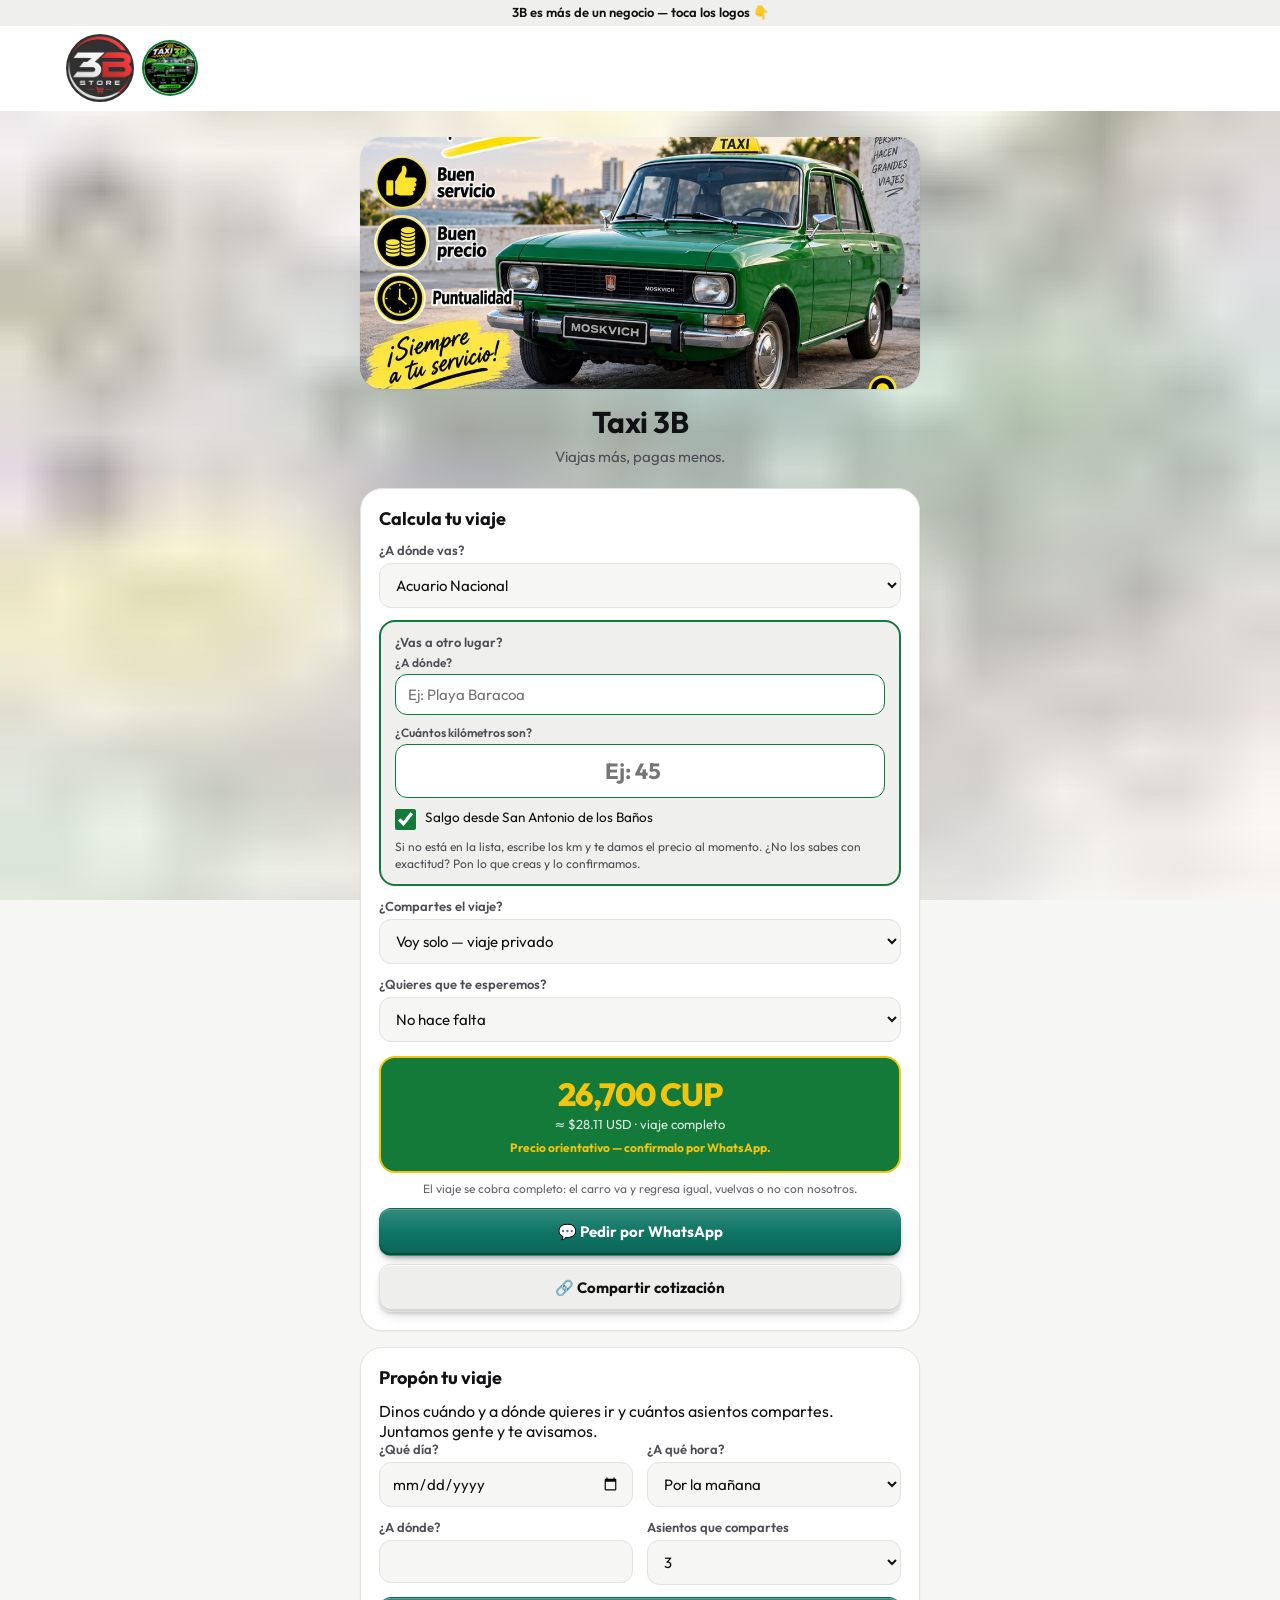
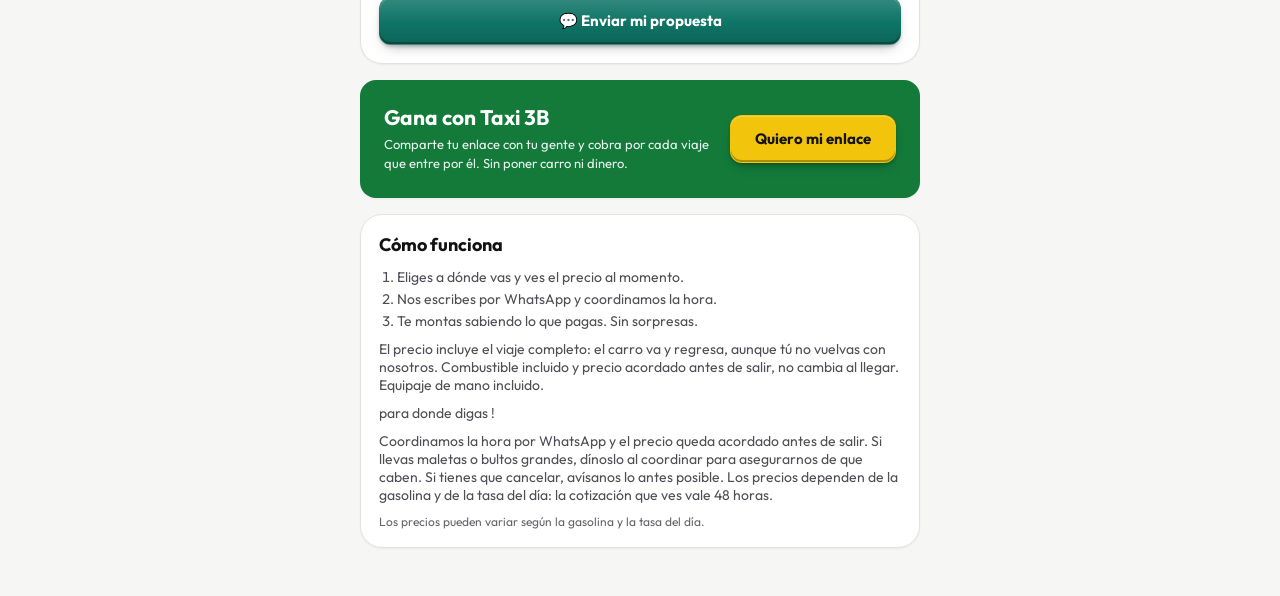
<file: taxi.html>
<!DOCTYPE html>
<html lang="es">
<head>
<meta charset="UTF-8">
<meta name="viewport" content="width=device-width,initial-scale=1">
<meta name="theme-color" content="#0D0D0F">
<title>Taxi 3B — Viajes desde San Antonio de los Baños con precio cerrado</title>
<meta name="description" content="Calcula lo que cuesta tu viaje antes de montarte: La Habana, aeropuerto, playas y más. Viajes privados y asientos compartidos. Coordinamos por WhatsApp.">
<link rel="canonical" href="https://www.3bqba.com/taxi">
<link rel="icon" href="/favicon-3b.png" type="image/png">
<link rel="apple-touch-icon" href="/favicon-3b.png">
<link rel="manifest" href="/manifest.json">

<meta property="og:type" content="website">
<meta property="og:site_name" content="Taxi 3B">
<meta property="og:title" content="Taxi 3B — Viajes con precio cerrado">
<meta property="og:description" content="Calcula lo que cuesta tu viaje antes de montarte. Viajes privados y asientos compartidos.">
<meta property="og:url" content="https://www.3bqba.com/taxi">
<meta property="og:image" content="https://www.3bqba.com/taxi-portada.jpg">
<meta property="og:image:width" content="1000">
<meta property="og:image:height" content="450">
<meta property="og:locale" content="es_CU">

<meta name="twitter:card" content="summary_large_image">
<meta name="twitter:title" content="Taxi 3B — Viajes con precio cerrado">
<meta name="twitter:description" content="Calcula lo que cuesta tu viaje antes de montarte. Viajes privados y asientos compartidos.">
<meta name="twitter:image" content="https://www.3bqba.com/taxi-portada.jpg">

<!-- La fuente, pedida ya: sin esto el navegador no se entera de que existe hasta
     que termina de leer estilos.css. El atributo crossorigin es OBLIGATORIO en las
     fuentes aunque sean del mismo dominio; sin el, el navegador baja el archivo DOS
     veces y la precarga no sirve de nada. -->
<link rel="preload" href="/fuentes/outfit-latin-v15.woff2" as="font" type="font/woff2" crossorigin>
<link rel="stylesheet" href="estilos.css">
<link rel="stylesheet" href="taxi.css">
</head>
<body>

<!-- Aviso que descubre a los negocios socios (2026-09-13). `hidden` por
     defecto: lo destapa mundos.js solo si hay otro negocio visible y el
     cliente no ha tocado ninguno todavía. -->
<!-- Franja + cabecera viajan juntas y pegadas arriba: así la franja no se va
     nunca con el scroll (decisión del dueño, 2026-09-13) y no hay que calcular
     a mano cuánto mide para separar una de otra. -->
<div class="barra-fija">
  <div id="promo-mundos" class="promo promo-mundos" hidden>
    <div class="promo-contenido">
      <p class="promo-linea">3B es más de un negocio — toca los logos 👇</p>
    </div>
  </div>

  <header class="header" id="header">
    <div class="header-top wrap">
      <nav class="mundos" aria-label="Nuestros negocios">
        <a class="mundo mundo-3b" href="/" title="3B Store">
          <img class="mundo-img" src="/logo-3b.png" width="256" height="256" alt="3B Store — tienda">
        </a>
        <a class="mundo mundo-on" href="/taxi" aria-current="page" title="Taxi 3B">
          <img class="mundo-img" src="/logo-taxi-3b.png" width="256" height="256" alt="Taxi 3B — viajes">
        </a>
        <!-- Pastilla del socio: oculta hasta que taxi.json traiga electripowerActivo: true;
             taxi.js (pintarMundoEp) la destapa, sin un segundo fetch. Sin la clave, queda oculta. -->
        <a class="mundo mundo-ep" id="mundo-electripower" href="/electripower" hidden title="ElectricPower">
          <img class="mundo-img" src="/logo-electripower.png" width="160" height="160" alt="ElectricPower — baterías e inversores">
        </a>
        <!-- Pastilla de Del Mar: taxi.json NO trae dato de Del Mar en esta fase, asi que
             queda oculta. Cuando taxi.json lo publique, taxi.js la destapa como la de arriba. -->
        <a class="mundo mundo-dm" id="mundo-delmar" href="/delmar" hidden title="Del Mar">
          <img class="mundo-img" src="/logo-delmar.png" width="160" height="160" alt="Del Mar — pescados y mariscos">
        </a>
      </nav>
    </div>
  </header>
</div>

<main class="wrap tx-main">

  <section class="tx-portada">
    <img class="tx-portada-img" src="taxi-portada.jpg" width="1000" height="450"
         alt="Taxi 3B: buen servicio, buen precio y puntualidad. A cualquier destino."
         fetchpriority="high">
    <h1 id="tx-titulo">Taxi 3B</h1>
    <p class="tx-lema" id="tx-lema">Tu destino, mi camino.</p>
  </section>

  <!-- Quien trajo al cliente. Solo aparece si el codigo del enlace es valido. -->
  <p class="tx-ref" id="tx-ref" hidden>
    Vienes de parte de <b id="tx-ref-nombre"></b>.
    <button type="button" id="tx-ref-quitar" class="tx-ref-quitar">No es así</button>
  </p>

  <!-- Estado: el taxi todavia no esta encendido -->
  <section class="tx-aviso" id="tx-apagado" hidden>
    <p><b>Muy pronto.</b> Estamos afinando los precios. Escríbenos y te decimos el costo de tu viaje al momento.</p>
    <a class="btn btn-wa tx-wa" id="tx-wa-apagado" target="_blank" rel="noopener">💬 Escríbenos por WhatsApp</a>
  </section>

  <!-- Estado: taxi.json no cargo. El cliente NUNCA se queda sin puerta. -->
  <section class="tx-aviso" id="tx-error" hidden>
    <p>No pudimos cargar los precios. Revisa tu conexión o escríbenos y te cotizamos al momento.</p>
    <button class="btn btn-suave tx-secundario" id="tx-reintentar" type="button">Reintentar</button>
  </section>

  <!-- La calculadora -->
  <section class="tx-calc" id="tx-calc" hidden aria-labelledby="tx-calc-titulo">
    <h2 id="tx-calc-titulo">Calcula tu viaje</h2>

    <label class="tx-campo" for="tx-destino">
      <span>¿A dónde vas?</span>
      <select id="tx-destino"></select>
    </label>

    <div class="tx-campo tx-campo-km" id="tx-km-wrap">
      <span class="tx-km-titulo">¿Vas a otro lugar?</span>
      <label class="tx-km-fila" for="tx-otro-nombre">
        <small>¿A dónde?</small>
        <input type="text" id="tx-otro-nombre" placeholder="Ej: Playa Baracoa" autocomplete="off">
      </label>
      <label class="tx-km-fila" for="tx-km-libre">
        <small>¿Cuántos kilómetros son?</small>
        <input type="number" id="tx-km-libre" min="1" max="300" step="1" placeholder="Ej: 45" inputmode="numeric">
      </label>
      <label class="tx-km-check" for="tx-desde-sa">
        <input type="checkbox" id="tx-desde-sa" checked>
        <span>Salgo desde San Antonio de los Baños</span>
      </label>
      <em id="tx-km-pista">Si no está en la lista, escribe los km y te damos el precio al momento. ¿No los sabes con exactitud? Pon lo que creas y lo confirmamos.</em>
    </div>

    <label class="tx-campo" for="tx-asientos">
      <span>¿Compartes el viaje?</span>
      <select id="tx-asientos">
        <option value="1">Voy solo — viaje privado</option>
        <option value="2">Entre 2 personas</option>
        <option value="3">Entre 3 personas</option>
        <option value="4">Entre 4 personas</option>
      </select>
    </label>

    <label class="tx-campo" for="tx-horas" id="tx-horas-wrap">
      <span>¿Quieres que te esperemos?</span>
      <select id="tx-horas">
        <option value="0">No hace falta</option>
        <option value="1">Espérame 1 hora</option>
        <option value="2">Espérame 2 horas</option>
        <option value="3">Espérame 3 horas</option>
        <option value="4">Espérame 4 horas</option>
        <option value="6">Espérame 6 horas</option>
        <option value="8">Espérame 8 horas</option>
      </select>
    </label>

    <div class="tx-resultado" id="tx-resultado" aria-live="polite"></div>
    <p class="tx-nota-viaje">El viaje se cobra completo: el carro va y regresa igual, vuelvas o no con nosotros.</p>

    <div class="tx-acciones">
      <a class="btn btn-wa tx-wa" id="tx-pedir" target="_blank" rel="noopener">💬 Pedir por WhatsApp</a>
      <button class="btn btn-suave tx-secundario" id="tx-compartir" type="button">🔗 Compartir cotización</button>
    </div>
  </section>

  <!-- Calendario: solo libre u ocupado. Nunca quien va ni a donde. -->
  <section class="tx-calendario" id="tx-calendario" hidden aria-labelledby="tx-cal-titulo">
    <h2 id="tx-cal-titulo">Días ocupados</h2>
    <p class="tx-cal-nota">Somos un solo carro: coordina tu viaje con tiempo. Esto es lo que ya está apartado.</p>
    <div class="tx-cal-dias" id="tx-cal-dias"></div>
    <div class="tx-cal-leyenda">
      <span><i class="tx-cal-muestra tx-libre"></i> Libre</span>
      <span><i class="tx-cal-muestra tx-ocupado"></i> Ocupado</span>
      <span class="tx-cal-mitades">Cada día se parte en <b>mañana</b> (arriba) y <b>tarde</b> (abajo).</span>
    </div>
  </section>

  <!-- Pizarra de salidas compartidas -->
  <section class="tx-pizarra" id="tx-pizarra" hidden aria-labelledby="tx-pizarra-titulo">
    <h2 id="tx-pizarra-titulo">Viajes compartidos</h2>
    <p class="tx-sello" id="tx-sello"></p>
    <div id="tx-salidas"></div>
  </section>

  <!-- Proponer un viaje -->
  <section class="tx-propon" id="tx-propon" hidden>
    <h2>Propón tu viaje</h2>
    <p>Dinos cuándo y a dónde quieres ir y cuántos asientos compartes. Juntamos gente y te avisamos.</p>
    <div class="tx-propon-campos">
      <label class="tx-campo" for="tx-p-fecha"><span>¿Qué día?</span><input type="date" id="tx-p-fecha"></label>
      <label class="tx-campo" for="tx-p-franja"><span>¿A qué hora?</span>
        <select id="tx-p-franja">
          <option value="por la mañana">Por la mañana</option>
          <option value="al mediodía">Al mediodía</option>
          <option value="por la tarde">Por la tarde</option>
          <option value="por la noche">Por la noche</option>
        </select>
      </label>
      <label class="tx-campo" for="tx-p-destino"><span>¿A dónde?</span><input type="text" id="tx-p-destino" autocomplete="off"></label>
      <label class="tx-campo" for="tx-p-asientos"><span>Asientos que compartes</span>
        <select id="tx-p-asientos"><option>1</option><option>2</option><option selected>3</option></select>
      </label>
    </div>
    <a class="btn btn-wa tx-wa" id="tx-propon-wa" target="_blank" rel="noopener">💬 Enviar mi propuesta</a>
  </section>

  <!-- Reclamo de referidores. Mismo patron que el de gestores de la tienda:
       es un <button> que abre un recuadro con los tres pasos, NO WhatsApp
       directo, para que la gente lea antes de escribir. -->
  <button type="button" class="cta-comi" id="tx-cta-gana" hidden>
    <span class="cta-comi-txt">
      <span class="cta-comi-tit">Gana con Taxi 3B</span>
      <span class="cta-comi-sub">Comparte tu enlace con tu gente y cobra por cada viaje que entre por él. Sin poner carro ni dinero.</span>
    </span>
    <span class="btn cta-comi-btn">Quiero mi enlace</span>
  </button>

  <section class="tx-pie" id="tx-pie">
    <h2>Cómo funciona</h2>
    <ol>
      <li>Eliges a dónde vas y ves el precio al momento.</li>
      <li>Nos escribes por WhatsApp y coordinamos la hora.</li>
      <li>Te montas sabiendo lo que pagas. Sin sorpresas.</li>
    </ol>
    <p class="tx-texto" id="tx-incluye" hidden></p>
    <p class="tx-texto" id="tx-zonas" hidden></p>
    <p class="tx-texto" id="tx-politica" hidden></p>
    <p class="tx-fina" id="tx-litro" hidden></p>
    <p class="tx-fina">Los precios pueden variar según la gasolina y la tasa del día.</p>
  </section>

</main>

<div id="tx-modal-gana" class="modal" hidden role="dialog" aria-modal="true" aria-labelledby="tx-gana-titulo">
  <div class="modal-fondo" id="tx-gana-fondo" tabindex="-1"></div>
  <div class="modal-caja">
    <button class="modal-cerrar" id="tx-gana-cerrar" aria-label="Cerrar" type="button">✕</button>
    <div class="modal-body">
      <h2 id="tx-gana-titulo">Gana con Taxi 3B</h2>
      <p class="comi-intro">Sin poner carro, sin poner dinero y sin manejar nada.</p>
      <p class="tx-gana-cifra" id="tx-gana-cifra" hidden></p>
      <ol class="comi-pasos">
        <li><b>Te damos tu enlace.</b> Nos escribes, nos dices tu nombre, y te mandamos tu código.</li>
        <li><b>Lo compartes.</b> Con tu familia, tus amigos, tu grupo, tu Facebook. Donde quieras.</li>
        <li><b>Cobras.</b> Cada viaje que entre por tu enlace queda a tu nombre y se te paga.</li>
      </ol>
      <a class="btn btn-wa comi-wa" id="tx-gana-wa" target="_blank" rel="noopener">Escríbenos por WhatsApp</a>
    </div>
  </div>
</div>

<script src="mundos.js"></script>
<script src="taxi.js"></script>
</body>
</html>
</file>
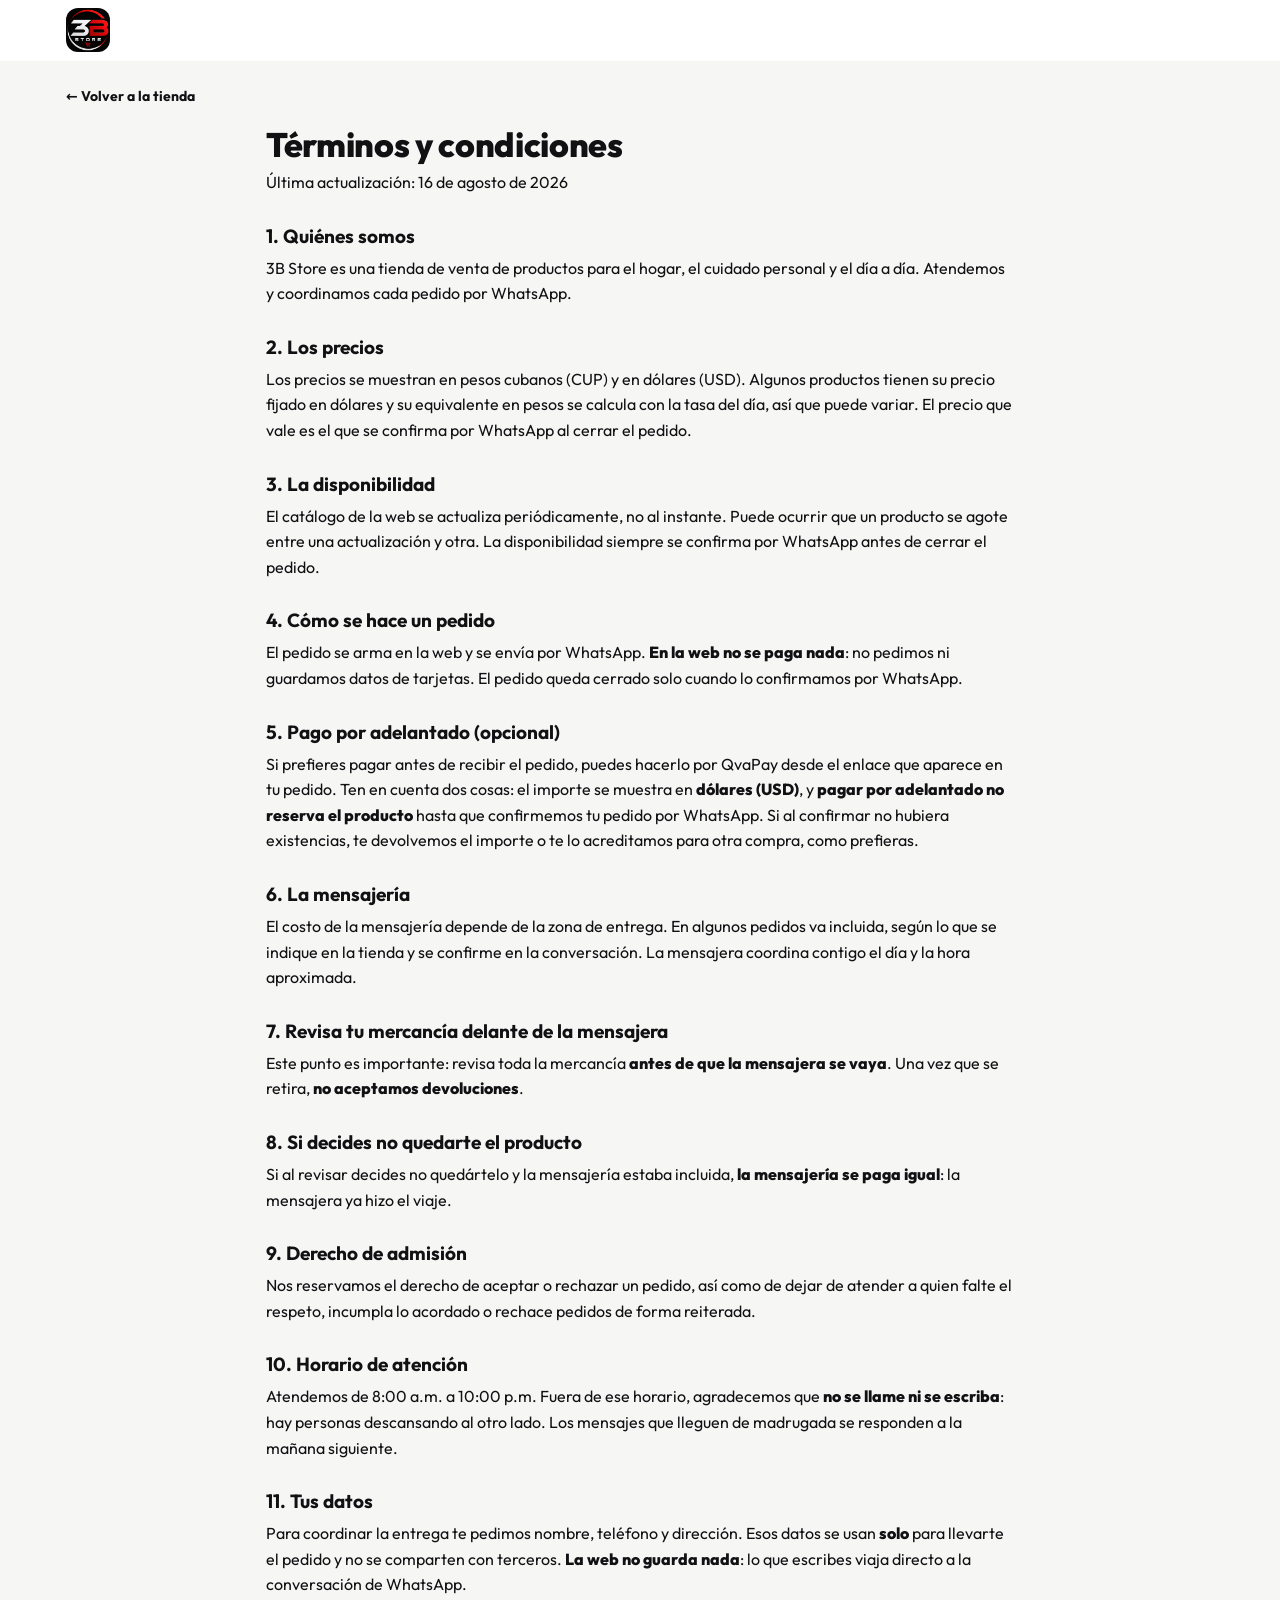
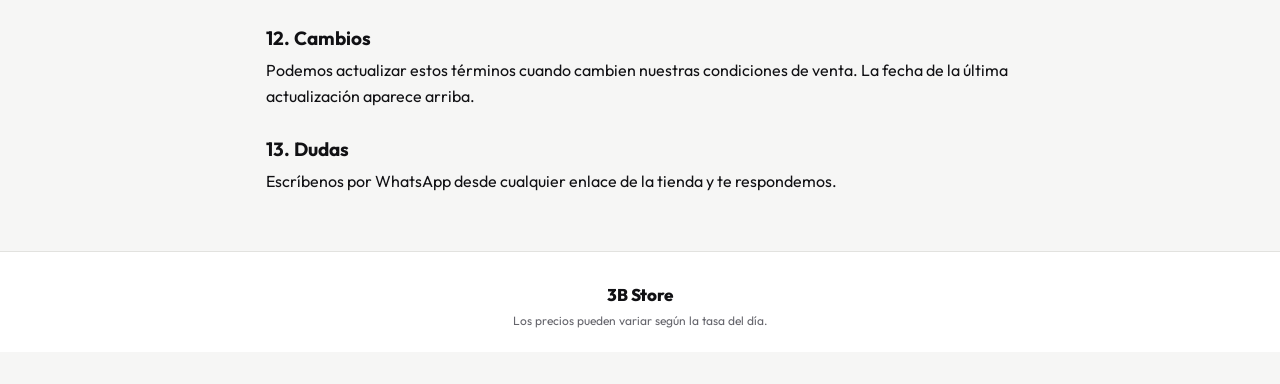
<file: terminos.html>
<!DOCTYPE html>
<html lang="es">
<head>
<meta charset="UTF-8">
<meta name="viewport" content="width=device-width,initial-scale=1">
<meta name="theme-color" content="#0D0D0F">
<title>Términos y condiciones — 3B Store</title>
<meta name="description" content="Términos y condiciones de compra de 3B Store, tienda online en San Antonio de los Baños, Cuba.">
<link rel="canonical" href="https://www.3bqba.com/terminos.html">
<meta name="robots" content="noindex">
<link rel="icon" href="/favicon-3b.png" type="image/png">
<link rel="apple-touch-icon" href="/favicon-3b.png">
<link rel="stylesheet" href="estilos.css">
</head>
<body>

<header class="header" id="header">
  <div class="header-top wrap">
    <a href="index.html" class="logo" aria-label="3B Store — inicio">
      <img class="logo-img" src="/logo-3b.png" width="320" height="320" alt="" aria-hidden="true">
    </a>
  </div>
</header>

<main class="wrap terminos-wrap">
  <a href="index.html" class="terminos-volver">← Volver a la tienda</a>

  <div class="terminos-cuerpo">
    <h1>Términos y condiciones</h1>
    <p class="terminos-fecha">Última actualización: 16 de agosto de 2026</p>

    <h2>1. Quiénes somos</h2>
    <p>3B Store es una tienda de venta de productos para el hogar, el cuidado personal y el día a día. Atendemos y coordinamos cada pedido por WhatsApp.</p>

    <h2>2. Los precios</h2>
    <p>Los precios se muestran en pesos cubanos (CUP) y en dólares (USD). Algunos productos tienen su precio fijado en dólares y su equivalente en pesos se calcula con la tasa del día, así que puede variar. El precio que vale es el que se confirma por WhatsApp al cerrar el pedido.</p>

    <h2>3. La disponibilidad</h2>
    <p>El catálogo de la web se actualiza periódicamente, no al instante. Puede ocurrir que un producto se agote entre una actualización y otra. La disponibilidad siempre se confirma por WhatsApp antes de cerrar el pedido.</p>

    <h2>4. Cómo se hace un pedido</h2>
    <p>El pedido se arma en la web y se envía por WhatsApp. <strong>En la web no se paga nada</strong>: no pedimos ni guardamos datos de tarjetas. El pedido queda cerrado solo cuando lo confirmamos por WhatsApp.</p>

    <h2>5. Pago por adelantado (opcional)</h2>
    <p>Si prefieres pagar antes de recibir el pedido, puedes hacerlo por QvaPay desde el enlace que aparece en tu pedido. Ten en cuenta dos cosas: el importe se muestra en <strong>dólares (USD)</strong>, y <strong>pagar por adelantado no reserva el producto</strong> hasta que confirmemos tu pedido por WhatsApp. Si al confirmar no hubiera existencias, te devolvemos el importe o te lo acreditamos para otra compra, como prefieras.</p>

    <h2>6. La mensajería</h2>
    <p>El costo de la mensajería depende de la zona de entrega. En algunos pedidos va incluida, según lo que se indique en la tienda y se confirme en la conversación. La mensajera coordina contigo el día y la hora aproximada.</p>

    <h2>7. Revisa tu mercancía delante de la mensajera</h2>
    <p>Este punto es importante: revisa toda la mercancía <strong>antes de que la mensajera se vaya</strong>. Una vez que se retira, <strong>no aceptamos devoluciones</strong>.</p>

    <h2>8. Si decides no quedarte el producto</h2>
    <p>Si al revisar decides no quedártelo y la mensajería estaba incluida, <strong>la mensajería se paga igual</strong>: la mensajera ya hizo el viaje.</p>

    <h2>9. Derecho de admisión</h2>
    <p>Nos reservamos el derecho de aceptar o rechazar un pedido, así como de dejar de atender a quien falte el respeto, incumpla lo acordado o rechace pedidos de forma reiterada.</p>

    <h2>10. Horario de atención</h2>
    <p>Atendemos de 8:00 a.m. a 10:00 p.m. Fuera de ese horario, agradecemos que <strong>no se llame ni se escriba</strong>: hay personas descansando al otro lado. Los mensajes que lleguen de madrugada se responden a la mañana siguiente.</p>

    <h2>11. Tus datos</h2>
    <p>Para coordinar la entrega te pedimos nombre, teléfono y dirección. Esos datos se usan <strong>solo</strong> para llevarte el pedido y no se comparten con terceros. <strong>La web no guarda nada</strong>: lo que escribes viaja directo a la conversación de WhatsApp.</p>

    <h2>12. Cambios</h2>
    <p>Podemos actualizar estos términos cuando cambien nuestras condiciones de venta. La fecha de la última actualización aparece arriba.</p>

    <h2>13. Dudas</h2>
    <p>Escríbenos por WhatsApp desde cualquier enlace de la tienda y te respondemos.</p>
  </div>
</main>

<footer class="footer">
  <div class="wrap footer-wrap">
    <div class="footer-marca">
      <span class="footer-nombre-texto">3B Store</span>
    </div>
    <p class="aviso-tasa">Los precios pueden variar según la tasa del día.</p>
  </div>
</footer>

</body>
</html>
</file>
<file: estilos.css>
/* estilos.css — tienda 3B. Tokens de marca, tipografía propia hospedada aquí, sin dependencias externas. */

/*
  Outfit (Smartsheet Inc., SIL Open Font License 1.1), subset latin, variable:
  un solo archivo cubre del peso 400 al 800.

  La fuente vive en nuestro propio dominio A PROPOSITO. La CSP del sitio lleva
  `default-src 'self'` y no declara `font-src`, asi que las fuentes heredan 'self':
  si algun dia alguien la cambia por un <link> a fonts.googleapis.com, el navegador
  la bloquea EN SILENCIO y la tienda se queda con la letra del sistema sin dar ni un
  error visible. Si hay que diagnosticar eso, la pista esta en la consola, pestaña
  Network, como un bloqueo de CSP.

  font-display:swap => mientras baja el archivo, el texto se ve con la letra del
  sistema y salta a Outfit al llegar. Nadie ve un hueco en blanco, ni con mala
  conexion.

  El unicode-range es el que publica Google para su subset latin: si pides un
  caracter fuera de el, el navegador ni se molesta en bajar el archivo y usa el
  siguiente de la pila. Verificado el 2026-10-11 sobre los 242 productos y las 25
  categorias del catalogo: no hay ni un caracter fuera de ese rango.
*/
@font-face{
  font-family:'Outfit';
  font-style:normal;
  font-weight:400 800;
  font-display:swap;
  src:url('/fuentes/outfit-latin-v15.woff2') format('woff2');
  unicode-range:U+0000-00FF,U+0131,U+0152-0153,U+02BB-02BC,U+02C6,U+02DA,U+02DC,U+0304,U+0308,U+0329,U+2000-206F,U+20AC,U+2122,U+2191,U+2193,U+2212,U+2215,U+FEFF,U+FFFD;
}

:root{
  /* Claro */
  --bg:        #F6F6F5;
  --surface:   #FFFFFF;
  --surface-2: #EEEEEC;
  --text:      #111114;
  --text-2:    #4E4E55;
  /* 🔴 No lo aclares de vuelta. #857D89 daba 3,72:1 sobre el fondo y 3,42:1 sobre las
     zonas grises, y este token pinta el total en USD del carrito y la nota de la tasa
     a 11-12px. Este: 5,10 / 5,44 / 4,69:1. Sigue siendo el tercer nivel de la jerarquia
     —se ve claramente mas tenue que --text-2—, pero ahora se lee. En modo oscuro el
     token NO cambia: alli ya pasaba (4,60-5,66:1). */
  --text-3:    #65656C;
  --border:    #E2E2DF;
  /* Marca = NEGRO de la placa del logo (decisión de Ruth, 2026-11-06): botones negros
     con letra blanca y textos de marca en negro. El ROJO del logo NO pinta botones ni
     letras: vive en --acento (contador del carrito, raya de los títulos, selección) y
     en --marca-viva (arco de la portada). Blanco sobre --brand: 18,1:1. */
  --brand:     #111114;
  --brand-ink: #FFFFFF;
  --brand-soft:#EFEFED;
  --brand-hondo:#000000;
  --acento:    #C8161D;
  --acento-ink:#FFFFFF;
  --marca-viva:#E01F26;
  --negro:     #0D0D0F;
  --oferta:    #C8161D;
  /* Tinta del sello OFERTA. Va en un token y NO escrita a mano, porque --oferta se
     invierte en modo oscuro y el blanco fijo caia a 2.23:1 (medido en el sitio vivo
     el 2026-10-27). Blanco sobre el rojo claro: 5,61:1. */
  --oferta-ink:#FFFFFF;
  /* El rojo de equivocarse, separado del de vender (2026-10-27). 6,13 / 6,54 / 5,64:1. */
  --error:     #B3261E;
  /* 🔴 El verde subio de tono (#128C7E -> #0E7566) porque --wa no solo es el fondo del
     boton de pagar: tambien es el COLOR de texto de «🛵 MENSAJERIA GRATIS» (.envio-chip,
     12px), de .envio-detalle, del enlace del pie y de .enc-dominio. Con el anterior,
     blanco sobre el boton daba 4,14:1 y el texto sobre blanco otro tanto: los dos por
     debajo del 4,5:1 de AA. Con este: boton 5,59:1 y texto 5,24/5,59/4,82:1. */
  --wa:        #0E7566;
  --wa-ink:    #FFFFFF;

  /* Portada: tonos PROPIOS que NO se invierten en oscuro. Sin esto, --brand
     pasa a rosa claro en modo oscuro y la portada entera se vuelve rosa chicle. */
  --hero-1:    #1C1C20;
  --hero-2:    #08080A;
  --hero-ink:  #FFFFFF;
  /* El botón principal de la portada vive SIEMPRE sobre ciruela, así que su
     color no puede depender del tema. Con --surface/--brand se volvía una caja
     casi negra con letra rosa en modo oscuro y dejaba de leerse como el botón
     principal. Blanco sobre ciruela: 8,9:1. */
  --hero-btn-bg:  #FFFFFF;
  --hero-btn-ink: #111114;

  /* Escala de espaciado. Antes había 40+ números sueltos y cada pieza nueva
     llegaba con medidas propias: esa era la causa de que los dos botones de la
     portada no se parecieran. */
  --e0:4px; --e1:8px; --e2:12px; --e3:16px; --e4:24px; --e5:32px; --e6:48px; --e7:64px;

  /* Escala tipográfica */
  --t-xs:12px; --t-sm:13px; --t-md:15px; --t-lg:17px;
  --t-xl: clamp(19px,2.6vw,22px);
  --t-2xl:clamp(22px,3.4vw,28px);
  --t-3xl:clamp(28px,6vw,46px);

  /* La pila de respaldo es la misma de siempre: si Outfit no llega (bloqueo, red
     caida, archivo borrado), el sitio se ve exactamente como se veia antes. */
  --fuente:'Outfit', ui-sans-serif, system-ui, -apple-system, "Segoe UI", Roboto, "Helvetica Neue", Arial, sans-serif;

  --radio-control: 12px;
  --radio-card: 16px;
  --radio-hoja: 22px;
  --radio-pill: 999px;

  /* Tres niveles, no uno. La sombra única de antes (blur 24px) se aplicaba
     igual a una tarjeta de producto que a una hoja modal, y en una parrilla de
     224 tarjetas eso ensucia el fondo. */
  --sombra-1: 0 1px 2px rgba(17,17,20,.05);
  --sombra-2: 0 2px 6px rgba(17,17,20,.08), 0 10px 24px rgba(17,17,20,.10);
  --sombra-3: 0 -2px 8px rgba(17,17,20,.06), 0 18px 48px rgba(17,17,20,.20);
  /* Alias: las reglas que aún no se han migrado siguen funcionando. */
  --sombra: var(--sombra-1);

  --header-h: 60px;
  --header-h-compacta: 52px;
  --dur: .2s;
  --dur-lento: .32s;
  --ease: cubic-bezier(.2,.7,.3,1);
}

@media (prefers-color-scheme: dark){
  :root{
    --bg:        #0E0E10;
    --surface:   #18181B;
    --surface-2: #232327;
    --text:      #F4F4F5;
    --text-2:    #BABAC0;
    --text-3:    #92929A;
    --border:    #2E2E33;
    --brand:     #F4F4F5;
    --brand-ink: #111114;
    --brand-soft:#232327;
    --brand-hondo:#FFFFFF;
    --acento:    #FF6166;
    --acento-ink:#1A0506;
    --oferta:    #FF6166;
    /* Sobre el rosa claro la tinta tiene que ser OSCURA: blanco daba 2,23:1. Este
       mismo valor es el que ya usa --brand-ink y el sello ⭐ MAS VENDIDO. 7,98:1. */
    --oferta-ink:#1A0506;
    /* 8,24 / 7,61 / 6,71:1 sobre los tres fondos oscuros. */
    --error:     #FF8A80;
    /* Sobre fondo oscuro una sombra gris no se ve: solo funciona el negro. Los
       tokens --hero-* NO se redefinen aquí a propósito (ver :root claro). */
    --sombra-1: 0 1px 2px rgba(0,0,0,.40);
    --sombra-2: 0 2px 6px rgba(0,0,0,.45), 0 10px 24px rgba(0,0,0,.50);
    --sombra-3: 0 -2px 8px rgba(0,0,0,.40), 0 18px 48px rgba(0,0,0,.60);
    --wa:        #25D366;
    /* Blanco sobre este verde brillante daba 1,98:1: el boton de cobrar, ilegible.
       Con tinta oscura, 8,68:1. */
    --wa-ink:    #1C1A22;
  }
}

*{box-sizing:border-box;margin:0;padding:0}
/* Sin esto, el atributo `hidden` NO oculta nada: display:flex/grid le gana. */
[hidden]{display:none!important}

html{-webkit-text-size-adjust:100%}
body{
  font-family:var(--fuente);
  background:var(--bg);
  color:var(--text);
  padding-bottom:32px;
  -webkit-font-smoothing:antialiased;
}
/* Los controles de formulario NO heredan la fuente del body por defecto (el navegador
   les pone la suya, Arial en Windows): sin esto el buscador, el carrito, los botones
   de cerrar y todos los formularios de /taxi se quedaban con otra letra. Se heredan
   solo la familia: el tamano y el peso de cada control siguen siendo los suyos.
   Verificado en el navegador el 2026-10-11. */
button,input,select,textarea{font-family:inherit}

.wrap{max-width:1180px;margin:0 auto;padding:0 16px}

.sr-only{
  position:absolute;width:1px;height:1px;padding:0;margin:-1px;overflow:hidden;
  clip:rect(0,0,0,0);white-space:nowrap;border:0;
}

a{color:inherit}

/* Foco visible en todo lo enfocable — nunca se quita */
:focus-visible{outline:2px solid var(--brand);outline-offset:2px;border-radius:4px}

/* ── Botones: UN solo sistema ──────────────────────────────────────────────
   .btn fija altura, radio, relleno, letra y transición. Los modificadores solo
   cambian el RELLENO y el COLOR. Así «Ver el catálogo» y «Hacer un encargo»
   son el mismo botón con distinto peso — que es lo que los distingue, no un
   tamaño distinto. Antes .hero-cta y .hero-cta-encargos vivían a 800 líneas de
   distancia con paddings distintos (12px 26px vs 10px 24px) y se leían como
   dos componentes de dos sistemas diferentes. */
.btn{
  display:inline-flex;align-items:center;justify-content:center;gap:var(--e1);
  min-height:48px;padding:0 var(--e4);
  border:1px solid transparent;border-radius:var(--radio-control);
  font-family:inherit;font-size:var(--t-md);font-weight:700;line-height:1.1;
  text-decoration:none;cursor:pointer;
  transition:background-color var(--dur) var(--ease), border-color var(--dur) var(--ease),
             box-shadow var(--dur) var(--ease), transform var(--dur) var(--ease);
}
.btn:active{transform:translateY(1px)}
.btn:focus-visible{outline:3px solid currentColor;outline-offset:3px}
.btn[disabled]{opacity:.5;cursor:not-allowed}
.btn-bloque{width:100%}

.btn-primario{background:var(--brand);color:var(--brand-ink)}
.btn-primario:hover{box-shadow:var(--sombra-2)}

.btn-wa{background:var(--wa);color:var(--wa-ink)}
.btn-wa:hover{box-shadow:var(--sombra-2)}

/* Los dos de la portada. Mismo alto, mismo radio, mismo relleno, misma letra.
   Contraste medido sobre el velo de la portada: 7,1:1 el sólido y 8,1:1 el de
   cristal (el relleno del segundo es NEGRO translúcido, no blanco: con blanco
   al 14% el texto blanco caía a 3,8:1 y no llegaba al mínimo de 4,5:1). */
.btn-contraste{background:var(--hero-btn-bg);color:var(--hero-btn-ink)}
.btn-contraste:hover{box-shadow:var(--sombra-2)}
.btn-contraste-linea{
  background:rgba(0,0,0,.18);color:var(--hero-ink);border-color:rgba(255,255,255,.8);
  -webkit-backdrop-filter:blur(6px);backdrop-filter:blur(6px);
}
.btn-contraste-linea:hover{background:rgba(0,0,0,.30);border-color:#fff}

.btn-suave{background:var(--surface);color:var(--text);border-color:var(--border)}
.btn-suave:hover{border-color:var(--brand);color:var(--brand)}

.btn-texto{
  min-height:36px;padding:0 var(--e1);background:none;border-color:transparent;
  color:var(--text-2);font-size:var(--t-xs);font-weight:600;
  text-decoration:underline;text-underline-offset:2px;
}
.btn-texto:hover{color:var(--error)}

@media (prefers-reduced-motion:reduce){
  .btn{transition:none}
  .btn:active{transform:none}
}

/* ── Cabecera ── */
.header{
  position:sticky;top:0;z-index:20;
  background:var(--surface);
  border-bottom:1px solid transparent;
  transition:border-color var(--dur), box-shadow var(--dur), padding var(--dur);
}
.header.compacta{border-bottom-color:var(--border);box-shadow:0 2px 8px rgba(17,17,20,.05)}
.header-top{display:flex;align-items:center;justify-content:space-between;gap:var(--e2);padding:var(--e1) var(--e3)}
.header.compacta .header-top{padding:var(--e0) var(--e3)}
.logo{display:inline-flex;align-items:center;text-decoration:none}
.logo-svg{height:32px;width:auto;display:block}
/* Logo real de la tienda (logo-3b.png): PNG cuadrado con el emblema sobre negro.
   El borde redondeado recorta el fondo y lo deja como una placa. Sustituye al SVG
   a dos tonos que habia antes, para que web y catalogo PDF lleven la misma marca. */
.logo-img{height:32px;width:32px;display:block;border-radius:9px;object-fit:cover}
@media (min-width:760px){.logo-img{height:44px;width:44px;border-radius:12px}}
.hero-logo .logo-img{height:clamp(48px,9vw,72px);width:clamp(48px,9vw,72px);border-radius:16px}
@media (min-width:760px){.logo-svg{height:44px}}
/*
  Marca a dos tonos, de color FIJO (no usa --brand ni --brand-ink): la placa es
  siempre la ciruela de marca, las letras "3B" siempre doradas, "STORE" siempre
  crema. Al no depender de los tokens que cambian con el tema, el contraste
  letra-sobre-placa es idéntico en claro y oscuro (verificado ≥4.5:1 los dos).
*/
.logo-badge{fill:#0D0D0F; stroke:rgba(224,31,38,.5); stroke-width:1}
.logo-mono{
  font-family:ui-sans-serif, system-ui, -apple-system, "Segoe UI", Roboto, "Helvetica Neue", Arial, sans-serif;
  font-size:20px;font-weight:800;fill:#F2B441;
}
.logo-word{
  font-family:ui-sans-serif, system-ui, -apple-system, "Segoe UI", Roboto, "Helvetica Neue", Arial, sans-serif;
  font-size:14px;font-weight:700;letter-spacing:.16em;fill:#FBEFD9;
}
.btn-carrito{
  display:flex;align-items:center;gap:6px;min-width:44px;min-height:44px;padding:8px 14px;
  border:1px solid var(--border);border-radius:var(--radio-control);background:var(--surface-2);
  color:var(--text);font-size:15px;font-weight:600;cursor:pointer;
}
.carrito-count{
  display:inline-flex;align-items:center;justify-content:center;min-width:20px;height:20px;
  padding:0 5px;border-radius:10px;background:var(--acento);color:var(--acento-ink);
  font-size:12px;font-weight:700;
}
.header-buscador{padding:0 var(--e3) var(--e1)}
#buscador{
  width:100%;min-height:44px;padding:11px 14px;border:1px solid var(--border);
  border-radius:var(--radio-control);font-size:15px;background:var(--surface-2);color:var(--text);
}
#buscador::placeholder{color:var(--text-3)}

/* ── Portada ── */
/* Dos tonos de marca, no un degradado que muere en gris rosado. Los tokens
   --hero-* no se invierten en modo oscuro: la portada se ve igual en los dos. */
.hero{
  position:relative;overflow:hidden;
  background:linear-gradient(160deg, var(--hero-1) 0%, var(--hero-2) 100%);
  color:var(--hero-ink);
}
/* brightness(.75) es la pieza clave: le pone TECHO a lo claro que puede llegar
   a ser un trozo de foto. Antes el contraste del titular dependía de qué fotos
   tocaran ese día (una foto sobre fondo blanco lo bajaba a ~3,2:1); ahora el
   peor caso está calculado y da 8,2:1. El blur se queda: borra las marcas de
   agua de algunas fotos de producto (informe 2026-08-15). El mosaico se ve al
   .42 y el velo ya no repite el degradado del fondo: es vertical y propio. */
.hero-mosaico{
  position:absolute;inset:0;display:grid;
  grid-template-columns:repeat(6,1fr);grid-template-rows:repeat(2,1fr);
  gap:2px;opacity:.72;filter:blur(1.5px) saturate(.9) brightness(.7);
}
.hero-mosaico img{width:100%;height:100%;object-fit:cover;display:block}
/* Velo VERTICAL en vez de un velo plano que repetía el fondo: denso donde va el
   texto, más fino en el centro, para que la foto se intuya sin pelearse con el
   titular. Peor caso medido: 8,2:1. */
.hero-velo{
  position:absolute;inset:0;
  background:linear-gradient(180deg,
    rgba(10,10,12,.78) 0%,
    rgba(10,10,12,.42) 42%,
    rgba(10,10,12,.58) 72%,
    rgba(10,10,12,.90) 100%);
}
.hero-contenido{position:relative;padding:var(--e4) var(--e3) var(--e4);text-align:center}
.hero-logo{display:flex;justify-content:center;margin-bottom:var(--e1)}
.hero-logo .logo-svg{height:clamp(44px,7vw,68px)}
.hero h1{
  font-size:var(--t-3xl);font-weight:800;letter-spacing:-.03em;line-height:1.02;
  max-width:18ch;margin:0 auto var(--e2);text-wrap:balance;
}
/* El eslogan conserva el tamaño que tenía el h1; la línea descriptiva va debajo, más
   pequeña y menos pesada, para no competir con él. */
.hero-eslogan{display:block}
.hero-que-es{display:block;font-size:var(--t-base,16px);font-weight:600;opacity:.85;margin-top:8px;letter-spacing:0;line-height:1.25}
/* 15px en el celular y 17px a partir de tablet: a 17px el subtítulo envolvía
   a dos líneas largas y la portada crecía más de lo que se ahorraba arriba. */
.hero-sub{font-size:var(--t-md);max-width:42ch;margin:0 auto var(--e3);opacity:.92;line-height:1.45}
@media (min-width:760px){ .hero-sub{font-size:var(--t-lg)} }
.hero-acciones{display:flex;flex-wrap:wrap;justify-content:center;gap:var(--e2)}
/* Chips translúcidos en vez de ✓ sueltos: se leen como datos, no como una lista. */
.hero-datos{
  list-style:none;display:flex;flex-wrap:wrap;justify-content:center;gap:var(--e1);
  margin-top:var(--e3);font-size:var(--t-xs);font-weight:600;
}
.hero-datos li{
  padding:2px var(--e2);border-radius:var(--radio-pill);
  background:rgba(255,255,255,.14);border:1px solid rgba(255,255,255,.22);
}
/* Portada más baja en escritorio (2026-08-15): medía 428px de alto y
   empujaba el catálogo entero fuera de la primera pantalla. Solo relleno y
   tamaño del titular — el mosaico de fotos y el velo no se tocan. Móvil
   intacto (nada de esto entra por debajo de 1024px). */
@media (min-width:1024px){
  .hero-contenido{padding:var(--e4) var(--e3) var(--e4)}
  .hero-logo{margin-bottom:var(--e1)}
  .hero-logo .logo-svg{height:42px}
  .hero h1{font-size:34px;max-width:28ch;margin:0 auto var(--e2)}
  .hero-sub{margin:0 auto var(--e3)}
  .hero-datos{margin-top:var(--e3)}
}

/* El cambio, en una linea fina pegada ENCIMA de la banda de mensajeria. Mismo par de
   colores que .promo (--brand sobre --brand-soft: 7,5:1 en claro y 8,4:1 en oscuro, ver
   el comentario de .cat-chip) para que las dos lineas se lean como un solo bloque, y un
   paso mas pequeña que .promo-linea para que la que manda siga siendo la del umbral.
   Antes era un pill de 15px en el centro de la portada y se veia demasiado grande
   (peticion del dueño, 2026-10-27). */
.banda-tasa{
  margin:0;padding:var(--e0) var(--e3);text-align:center;
  background:var(--brand-soft);color:var(--brand);
  font-size:var(--t-xs);font-weight:600;line-height:1.3;
}
/* ── Banner de mensajería gratis (opcional, según config del panel) ──
   `hidden` por defecto en el HTML; renderPromoEnvio() (app.js) solo lo
   destapa si CAT.tienda.envioGratisCUP es > 0. Con el umbral en 0/ausente
   esta banda nunca se ve: la tienda queda idéntica a hoy. */
.promo{
  position:relative;overflow:hidden;
  background:var(--brand-soft);color:var(--brand);padding:var(--e1) var(--e3);text-align:center;
}
/*
  Ilustración decorativa (mensajera en moto, líneas de velocidad) en
  `currentColor` para heredar --brand — mismo SVG dibujado a mano en el HTML,
  sin foto de banco ni CDN (DECISIONES.md). RELEVO FUTURO: si el dueño sube
  una foto real de su mensajera a Cloudinary, esta MISMA regla sirve tal
  cual — solo hay que cambiar el <svg class="promo-ilustracion"> del HTML por
  un <img class="promo-ilustracion" src="...">, sin tocar nada de este CSS.
*/
.promo-ilustracion{
  position:absolute;top:0;right:0;height:100%;width:auto;max-width:220px;
  opacity:.15;color:var(--brand);pointer-events:none;object-fit:cover;
}
@media (max-width:480px){
  .promo-ilustracion{max-width:130px}
}
/* El texto manda: este velo, del mismo color que el fondo del banner, es lo
   que garantiza el contraste del texto por encima de la ilustración — si
   algún día no alcanza 4,5:1, se sube la opacidad de aquí, nunca se aclara
   el texto. */
.promo-velo{
  position:absolute;inset:0;background:var(--brand-soft);opacity:.6;pointer-events:none;
}
.promo-contenido{position:relative}
.promo-linea{font-size:var(--t-sm);font-weight:700;max-width:1180px;margin:0 auto;line-height:1.35}
.promo-fina{
  font-size:var(--t-xs);font-weight:500;color:var(--text-2);max-width:1180px;
  margin:var(--e0) auto 0;opacity:.9;line-height:1.3;
}
/* Banda de campaña (Navidad, aniversario...). Reusa .promo entera y solo cambia
   el color, para que las dos bandas se lean como el mismo sistema. Sin
   ilustración a propósito: dos SVG apilados en la portada compiten entre sí. */
.promo-campana{
  background:var(--brand);color:#fff;
}
.promo-campana .promo-linea{font-size:15px}
@media (prefers-reduced-motion:reduce){
  .promo-ilustracion{transition:none}
}

/* ── Categorías (círculos) ──
   Únicas: no hay una segunda barra de chips. UNA sola foto por tarjeta,
   circular (2026-08-15, segundo retoque: el dueño las quería "más grandes"
   y "circulares" — la versión pequeña/3D con nombre dentro del recuadro
   costaba leer hasta "Electrodomésticos"). Sin efecto 3D: se cambió por un
   realce sobrio (elevar + sombra) y un aro de marca en la categoría activa.
   El nombre va DEBAJO del círculo, centrado, fuera de la caja (ver app.js:
   .cat3d-info ya no es hijo de .cat3d-inner, es hermano). */
.categorias-3d-wrap{padding:var(--e3) 0 0}
.categorias-3d-titulo{font-size:var(--t-xl);font-weight:800;letter-spacing:-.01em;margin-bottom:0}
.categorias-3d{
  display:flex;gap:var(--e2);overflow-x:auto;overflow-y:visible;align-items:flex-start;
  padding:var(--e2) var(--e3) var(--e1);scroll-snap-type:x proximity;
  scrollbar-width:none;-ms-overflow-style:none;
}
.categorias-3d::-webkit-scrollbar{display:none}
.cat3d{
  flex-shrink:0;scroll-snap-align:start;width:92px;border:none;background:transparent;
  padding:0;margin:0;cursor:pointer;font:inherit;color:inherit;
  display:flex;flex-direction:column;align-items:center;text-align:center;
  border-radius:var(--radio-control);
}
/* Botón "Ver todas": visible en TODOS los anchos (2026-08-16 — corrección de
   un error de diseño anterior que lo ocultaba <760px: en el móvil nadie
   descubre que la tira se arrastra). El `hidden` que pone JS cuando total ≤ 12
   manda siempre gracias a [hidden]{!important}. */
.categorias-ver-todas-wrap{display:block;text-align:center;padding:0 var(--e3)}
/* Móvil desplegado (<760px, botón "Ver todas" pulsado → #categorias-3d pierde
   la clase .plegada): la tira deja de arrastrarse y pasa a rejilla que
   envuelve, igual que hace escritorio siempre. Plegada (por defecto) no se
   toca: sigue siendo la tira arrastrable de hoy con las 21 ya dentro (el
   nth-child que las recorta a 12 vive solo dentro de min-width:760px). */
@media (max-width:759px){
  #categorias-3d:not(.plegada){
    flex-wrap:wrap;overflow-x:visible;scroll-snap-type:none;
  }
}
@media (min-width:760px){
  .cat3d{width:112px}
  /*
    El fallo medido: a 1280px había 21 tarjetas y solo 7 visibles (14 fuera de
    pantalla, 2.328px ocultos) porque la tira ocultaba su propia barra de
    scroll y la rueda vertical no la movía. En escritorio deja de ser tira:
    pasa a rejilla que envuelve, sin flechas ni JS nuevo. Debajo de 760px no
    se toca nada — ahí el arrastre táctil es lo natural (con círculos es el
    patrón esperado, igual que antes).
  */
  .categorias-3d{flex-wrap:wrap;overflow-x:visible;scroll-snap-type:none}
  /*
    2026-08-15, tercer retoque: con círculos de 112px las 21 categorías
    ocupaban 4 filas (698px) y empujaban el primer producto a 1.259px. El
    dueño eligió mostrar 12 (contando Ofertas) + botón "Ver todas". Se oculta
    por CSS (nth-child, no JS por tarjeta) para que sea trivial de revertir:
    JS solo alterna la clase .plegada en #categorias-3d. 2026-09-16 (rediseño):
    bajado a 8 visibles. El 9 debe coincidir con CATS_VISIBLES_PLEGADO=8 de
    app.js.
  */
  #categorias-3d.plegada .cat3d:nth-child(n+9){display:none}
}
/* 2026-10-11: overflow visible (antes alojaba la insignia del emoji, ya retirada). El recorte circular de la FOTO no se pierde: se lo
   queda .cat3d-foto, que es quien contiene el <img>. Si algun dia vuelves a
   poner overflow:hidden aqui, se recortaria la sombra exterior del relieve.
   min-height:0 es OBLIGATORIO con overflow:visible: con overflow:hidden el minimo
   automatico de un cuadro con aspect-ratio era 0, pero con visible pasa a ser el
   alto del contenido, y una foto vertical (p. ej. "Ropa") estiraba el circulo a
   112x148 en vez de 112x112. Verificado en el navegador el 2026-10-11. */
.cat3d-inner{
  position:relative;display:block;width:100%;aspect-ratio:1;min-height:0;
  border-radius:50%;overflow:visible;
  background:var(--surface);box-shadow:var(--sombra-1);border:1px solid var(--border);
  transition:transform var(--dur) ease, box-shadow var(--dur) ease;
}
/* display:block es OBLIGATORIO: .cat3d-foto es un <span> y por defecto es inline, y en
   un elemento inline overflow y border-radius NO recortan nada -> la foto salia
   cuadrada. Antes recortaba el padre (.cat3d-inner con overflow:hidden); ahora
   que el padre es visible, el recorte lo hace este. Verificado en el navegador
   el 2026-10-11. */
.cat3d-foto{
  display:block;width:100%;height:100%;background:var(--surface-2);position:relative;
  border-radius:50%;overflow:hidden;
}
.cat3d-foto img{width:100%;height:100%;object-fit:cover;display:block}
.cat3d-foto .cat3d-celda-vacia{width:100%;height:100%;background:var(--surface-2)}
.cat3d-foto .inicial{
  width:100%;height:100%;display:flex;align-items:center;justify-content:center;
  font-size:28px;font-weight:800;color:var(--text-3);background:var(--surface-2);
}
.cat3d-info{display:block;width:100%;padding-top:7px}
/* 3 líneas, no 2: a 112/92px seguía cortando "Bocinas Celulares y
   Accesorios" (y en móvil también "Bolsos Carteras Mochilas monederos").
   min-height se queda en el alto de 2 líneas para que las tarjetas normales
   (1-2 líneas) no crezcan — solo las que de verdad necesitan la 3ª línea se
   hacen más altas que sus vecinas en la fila (por eso .categorias-3d lleva
   align-items:flex-start: sin eso, flex estira TODA la fila a la altura de
   la tarjeta más alta). */
/* 2026-10-11: Outfit a 12,5px en vez de la letra del sistema a 11px. El peso baja
   de 700 a 600 porque Outfit es mas robusta que Segoe UI o Roboto y a 700 se
   empastaba; el letter-spacing positivo, minimo, le da aire a una geometrica con
   la "o" muy redonda. El min-height sube de 29 a 32 por la linea mas alta: sigue
   siendo el alto de DOS lineas, para que las tarjetas cortas no crezcan (ver el
   comentario de arriba sobre align-items:flex-start). */
.cat3d-nombre{
  display:-webkit-box;-webkit-line-clamp:3;-webkit-box-orient:vertical;overflow:hidden;
  text-overflow:ellipsis;font-size:12.5px;font-weight:600;line-height:1.26;
  letter-spacing:.004em;color:var(--text);min-height:32px;
}
.cat3d-n{
  display:block;margin-top:3px;font-size:var(--t-xs);color:var(--text-3);font-weight:500;
  overflow:hidden;white-space:nowrap;text-overflow:ellipsis;
}
@media (hover:hover) and (pointer:fine){
  .cat3d:hover .cat3d-inner,.cat3d:focus-visible .cat3d-inner{
    transform:translateY(-2px);
    box-shadow:0 3px 5px rgba(0,0,0,.18),0 12px 22px -8px rgba(0,0,0,.40),0 0 0 1px rgba(0,0,0,.08);
  }
}
.cat3d:active .cat3d-inner{
  transform:translateY(0);
  transition-duration:.1s;
}
/* Relieve 3D (2026-11-10): boton redondo en relieve, mismo gesto que los botones (luz arriba,
   canto abajo, sombra en capas, se hunde al pulsar). La luz/sombra interior va en ::after
   porque la foto (hija) taparia un inset del propio .cat3d-inner. */
.cat3d-inner{
  background-image:linear-gradient(180deg,rgba(255,255,255,.55) 0%,rgba(255,255,255,0) 45%,rgba(0,0,0,.08) 100%);
  border:2px solid rgba(255,255,255,.85);
  box-shadow:0 2px 3px rgba(0,0,0,.16),0 8px 16px -6px rgba(0,0,0,.35),0 0 0 1px rgba(0,0,0,.08);
}
.cat3d-inner::after{
  content:"";position:absolute;inset:0;border-radius:50%;z-index:2;pointer-events:none;
  box-shadow:inset 0 2px 2px rgba(255,255,255,.60),inset 0 -5px 8px rgba(0,0,0,.28);
}
@media (prefers-color-scheme: dark){
  .cat3d-inner{
    background-image:linear-gradient(180deg,rgba(255,255,255,.10) 0%,rgba(255,255,255,0) 45%,rgba(0,0,0,.25) 100%);
    border-color:rgba(255,255,255,.14);
    box-shadow:0 2px 3px rgba(0,0,0,.5),0 8px 16px -6px rgba(0,0,0,.7),0 0 0 1px rgba(0,0,0,.5);
  }
  .cat3d-inner::after{box-shadow:inset 0 2px 2px rgba(255,255,255,.18),inset 0 -5px 8px rgba(0,0,0,.5)}
}
:root[data-theme="dark"] .cat3d-inner{
  background-image:linear-gradient(180deg,rgba(255,255,255,.10) 0%,rgba(255,255,255,0) 45%,rgba(0,0,0,.25) 100%);
  border-color:rgba(255,255,255,.14);
  box-shadow:0 2px 3px rgba(0,0,0,.5),0 8px 16px -6px rgba(0,0,0,.7),0 0 0 1px rgba(0,0,0,.5);
}
:root[data-theme="dark"] .cat3d-inner::after{box-shadow:inset 0 2px 2px rgba(255,255,255,.18),inset 0 -5px 8px rgba(0,0,0,.5)}
:root[data-theme="light"] .cat3d-inner{
  background-image:linear-gradient(180deg,rgba(255,255,255,.55) 0%,rgba(255,255,255,0) 45%,rgba(0,0,0,.08) 100%);
  border-color:rgba(255,255,255,.85);
  box-shadow:0 2px 3px rgba(0,0,0,.16),0 8px 16px -6px rgba(0,0,0,.35),0 0 0 1px rgba(0,0,0,.08);
}
:root[data-theme="light"] .cat3d-inner::after{box-shadow:inset 0 2px 2px rgba(255,255,255,.60),inset 0 -5px 8px rgba(0,0,0,.28)}
/* Activo: anillo de marca (sustituye el borde claro) */
.cat3d.on .cat3d-inner,:root[data-theme] .cat3d.on .cat3d-inner{
  border-color:var(--brand);
  box-shadow:0 0 0 2px var(--brand),0 3px 4px rgba(0,0,0,.18),0 10px 18px -6px rgba(0,0,0,.38);
}
/* Pulsado: el circulo se hunde (menos sombra, 1-2px abajo, sombra interior mas honda) */
.cat3d:active .cat3d-inner,:root[data-theme] .cat3d:active .cat3d-inner{
  transform:translateY(2px);
  box-shadow:0 1px 1px rgba(0,0,0,.14),0 0 0 1px rgba(0,0,0,.10);
}
.cat3d:active .cat3d-inner::after{box-shadow:inset 0 3px 7px rgba(0,0,0,.40),inset 0 -1px 2px rgba(255,255,255,.25)}
.cat3d.on:active .cat3d-inner,:root[data-theme] .cat3d.on:active .cat3d-inner{
  box-shadow:0 0 0 2px var(--brand),0 1px 1px rgba(0,0,0,.14);
}
.cat3d.on .cat3d-nombre{color:var(--brand)}
@media (prefers-reduced-motion:reduce){
  .cat3d-inner{transition:none!important}
  .cat3d:hover .cat3d-inner,.cat3d:focus-visible .cat3d-inner,.cat3d:active .cat3d-inner{
    transform:none!important;
  }
}

/* ── Encabezado de la parrilla + píldora del filtro activo ──
   Reemplaza la antigua barra de chips: es solo ESTADO (qué filtro está puesto
   y una forma de quitarlo), no un segundo menú para elegirlo — eso ya lo
   hacen las tarjetas de categoría de arriba. */
main{padding-top:20px}
.grid-head{display:flex;align-items:center;flex-wrap:wrap;gap:10px;margin-bottom:14px}
/* Orden y filtro. En móvil caen a su propia línea, debajo del título. */
.controles{display:flex;gap:8px;align-items:center;flex-wrap:wrap}
.orden-sel{font:inherit;font-size:14px;padding:8px 10px;border-radius:10px;border:1px solid var(--border);background:var(--surface-2);color:inherit;cursor:pointer}
.chip-filtro{font:inherit;font-size:14px;font-weight:600;padding:8px 12px;border-radius:999px;border:1px solid var(--border);background:var(--surface-2);color:inherit;cursor:pointer}
.chip-filtro[aria-pressed="true"]{background:var(--brand);border-color:var(--brand);color:var(--brand-ink)}
.grid-titulo{font-size:var(--t-xl);font-weight:800;letter-spacing:-.01em}
.filtro-pill{
  display:inline-flex;align-items:center;gap:8px;min-height:36px;padding:6px 8px 6px 14px;
  border:1px solid var(--brand);border-radius:20px;background:var(--brand-soft);color:var(--brand);
  font-size:13px;font-weight:700;cursor:pointer;
}
.filtro-pill-x{
  display:inline-flex;align-items:center;justify-content:center;width:24px;height:24px;
  border-radius:50%;background:var(--brand);color:var(--brand-ink);font-size:11px;flex-shrink:0;
}
.grid{
  display:grid;grid-template-columns:repeat(auto-fill,minmax(156px,1fr));gap:var(--e2);
}
@media (min-width:760px){ .grid{gap:var(--e3)} }

/* ── .contenido — categorías + catálogo | pedido, en 2 columnas (≥1024px) ──
   FALLO (2026-08-15, medido a 1280×800): el aside vivía DENTRO de <main>,
   que arranca después de la portada y las categorías (banner 125, portada
   181-609, categorías 609-948) → el aside empezaba en y=948, fuera de la
   pantalla al entrar. Arreglo: .contenido envuelve categorías Y <main>, y el
   aside es HERMANO directo en la columna 2 desde la primera fila — visible
   sin scroll. Por debajo de 1024px, .contenido es display:block y nada
   cambia (el móvil no se toca). */
.contenido{display:block}
@media (min-width:1024px){
  .contenido{
    display:grid;grid-template-columns:minmax(0,1fr) 300px;gap:24px;align-items:start;
    max-width:1180px;margin:0 auto;padding:0 16px;
  }
  /* Los .wrap de dentro (título de categorías, tira de categorías, <main>)
     ya traen su propio max-width:1180px + padding:16px — repetirlo aquí
     duplicaría el margen y descuadraría el ancho de columna.
     El `margin:0 auto` de .wrap también hay que neutralizarlo: un margen auto en
     horizontal DESACTIVA el estirado de un ítem de rejilla, así que #catalogo se
     dimensionaba a su contenido y la tira de más vendidos (max-content 1106px) lo
     desbordaba por encima de su columna de 824, metiéndose bajo el carrito.
     Ojo al depurar: un margen auto se REPORTA como 0px en los estilos calculados. */
  .contenido .wrap{max-width:none;padding:0;margin:0}
  .categorias-3d-wrap{grid-column:1;grid-row:1}
  /* min-width:0 — sin esto, el ancho natural de la tira de más vendidos
     (max-content) estira a #catalogo por encima de su columna de 824px y se
     mete debajo del carrito lateral. minmax(0,1fr) sujeta la PISTA, no el ÍTEM. */
  #catalogo{grid-column:1;min-width:0}   /* sin grid-row fijo: #servicios (opcional) va entre las categorias y el */
}

/* ── Carrito lateral — solo escritorio (≥1024px) ──
   Misma fuente de verdad que el panel modal (renderCarrito() pinta los dos).
   No lleva formulario propio: su botón abre el panel modal de siempre
   (abrirCarrito()), así los id del formulario (c-nombre, c-tel…) no se
   duplican. `display:none` por defecto; el @media de abajo lo hace visible. */
.carrito-lateral{display:none}
@media (min-width:1024px){
  .carrito-lateral{
    display:block;grid-column:2;grid-row:1/-1;
    position:sticky;top:var(--header-h,120px);
    background:var(--surface);border:1px solid var(--border);border-radius:var(--radio-card);
    padding:var(--e3);box-shadow:var(--sombra-1);
    max-height:calc(100vh - var(--header-h,120px) - 24px);overflow-y:auto;
  }
}
.lateral-titulo{font-size:var(--t-lg);font-weight:800;margin-bottom:var(--e2)}
.estado-lateral{font-size:13px;color:var(--text-2);text-align:center;padding:20px 0}
.lateral-envio{font-size:12px;font-weight:600;color:var(--brand);margin:10px 0 0}
.lateral-total{padding:12px 0;border-top:1px solid var(--border);margin-top:8px;text-align:right}
.lateral-total-cup{display:block;font-size:17px;font-weight:800}
.lateral-total-o{display:block;font-size:14px;font-weight:700;color:var(--text);margin-top:2px;font-variant-numeric:tabular-nums}
#btn-lateral-pedir{width:100%;min-height:44px;font-size:var(--t-sm);margin-top:var(--e1)}

/* ── Vaciar pedido (2026-08-16) — discreto a propósito: no compite con
   "Pedir por WhatsApp". Mismo botón/clase en el panel modal y en el aside;
   solo visible con el pedido lleno (lo decide renderCarrito() en app.js). ── */
.vaciar-wrap{text-align:right}
.btn-vaciar{margin:2px 0 6px}
.btn-vaciar:hover{color:var(--error)}

/* ── Mensajería contabilizada (2026-08-16) — tres líneas (Productos /
   Mensajería / Total) SOLO cuando tienda.mensajeriaCUP > 0; con 0/ausente,
   totalBloqueHtml() (app.js) devuelve la línea única de siempre y nada de
   esto se pinta. Mismas clases en panel modal y aside (misma función). ── */
.desglose-linea{display:flex;justify-content:space-between;gap:8px;font-size:13px;padding:2px 0;color:var(--text-2)}
.desglose-linea span:last-child{font-weight:700;color:var(--text)}
.desglose-cup{font-size:12px;font-weight:500;margin-left:6px}
.desglose-nota{font-size:var(--t-xs);color:var(--text-2);line-height:1.35;margin:2px 0 6px}
.desglose-total{margin-top:6px;padding-top:8px;border-top:1px solid var(--border)}
.desglose-total span{font-size:16px;font-weight:800;color:var(--text)}
/* La fila del descuento del carrito. Rojo de oferta porque es la buena noticia del desglose, no
   un error: medido el 2026-10-28, --oferta como TEXTO da 5,61:1 en claro y 7,81:1 en oscuro
   sobre --surface, y test/colores.test.js lo vigila. Van los dos selectores porque
   `.desglose-linea span:last-child` ya fija color y tiene la misma especificidad: esta regla
   gana por venir despues, asi que NO la muevas por encima de aquella. */
.desglose-descuento span,.desglose-descuento span:last-child{color:var(--oferta)}
.desglose-descuento span:last-child{font-weight:800}

/* ── Cláusulas de entrega (2026-08-16) — tienda.politica, encima del botón
   "Pedir por WhatsApp" (ver index.html). Letra pequeña pero ≥4.5:1 de
   contraste a propósito (--text-2, no --text-3: el terciario no llega al
   mínimo AA sobre el fondo claro). Vacío ⇒ no se pinta nada (lo decide
   renderCarrito() con el atributo hidden). ── */
.politica-texto{font-size:var(--t-xs);color:var(--text-2);line-height:1.4;margin:8px 0;white-space:pre-line}
/* Sin sombra en reposo: con 224 tarjetas, una sombra de 24px de blur en cada
   una ensucia el fondo y se lee como algo de 2015. Borde fino en reposo,
   elevación solo al pasar por encima. */
.card{
  background:var(--surface);border:1px solid var(--border);border-radius:var(--radio-card);
  overflow:hidden;display:flex;flex-direction:column;box-shadow:var(--sombra-1);
  text-align:left;cursor:pointer;position:relative;
  transition:transform var(--dur) var(--ease), box-shadow var(--dur) var(--ease), border-color var(--dur) var(--ease);
}
.card:hover{transform:translateY(-2px);box-shadow:var(--sombra-2);border-color:var(--brand-soft)}
@media (prefers-reduced-motion:reduce){
  .card{transition:none}
  .card:hover{transform:none}
}
.card-foto{position:relative;aspect-ratio:1;background:var(--surface-2)}
.card-foto img{width:100%;height:100%;object-fit:cover;display:block}
/* `hidden` por sí solo NO oculta estas imágenes: las reglas de arriba les dan
   `display:block`, que gana al atributo. Sin esto, el marcador de foto rota se pondría
   DEBAJO de una imagen rota en vez de sustituirla. */
.card-foto img[hidden], .modal-foto img[hidden]{display:none}
/* La ficha no tenía regla propia para el marcador: solo existía `.card-foto .inicial`,
   así que en el modal salía sin tamaño ni centrado. */
.modal-foto .inicial{
  width:100%;height:100%;display:flex;align-items:center;justify-content:center;
  font-size:56px;font-weight:800;color:var(--text-3);background:var(--surface-2);
}
.card-foto .inicial{
  width:100%;height:100%;display:flex;align-items:center;justify-content:center;
  font-size:32px;font-weight:800;color:var(--text-3);background:var(--surface-2);
}
/* «Quedan N»: discreto, no una alarma. Va con el color de oferta porque es la misma idea
   —algo que se acaba— pero sin fondo, para no competir con el sello OFERTA de la foto. */
.card-quedan{font-size:12px;font-weight:700;color:var(--oferta);margin-top:2px}
/* Pedido y esperando confirmación (2026-10-20). Tono apagado a propósito: no es una
   oferta ni una urgencia, es un «esto ya tiene dueño, por ahora». */
.card-espera{font-size:12px;font-weight:700;color:var(--text-2);margin-top:2px;line-height:1.3}
/* Preguntar por este producto (2026-10-22). Secundario a propósito: nunca debe competir
   con «Añadir» — es la salida de quien duda, no la de quien ya decidió. Ancho completo
   para que el pulgar lo alcance a 375 px, igual que el botón de compra. */
/* «✓ Listo — ver mi pedido» (2026-10-22). Va lleno y a todo el ancho: es la confirmación
   que la clienta estaba esperando y el camino a pagar, así que tiene que verse. El de
   preguntar, justo debajo, se queda en línea y secundario. */
.ficha-listo{margin-top:var(--e1)}
.ficha-listo-btn{display:flex;width:100%;justify-content:center;align-items:center;gap:6px}
/* «⚡ Pedir solo este» (2026-11-07): secundario y discreto, a todo el ancho, 44 px. */
.ficha-solo{margin-top:var(--e1)}
.ficha-solo-btn{display:flex;width:100%;min-height:44px;justify-content:center;align-items:center;gap:6px}
.panel-solo{margin:0 0 var(--e2);padding:var(--e2);font-size:var(--t-xs);font-weight:600;line-height:1.35;
  color:var(--text);background:rgba(107,114,128,.10);border-radius:var(--radio-md,8px)}
/* «📉 Avísame si baja de precio» (2026-11-09): secundario discreto, 44 px; colores de .btn-suave (texto sobre --surface). */
.ficha-baja{margin-top:var(--e1)}
.ficha-baja-btn{display:flex;width:100%;min-height:44px;justify-content:center;align-items:center;gap:6px}
.ficha-preguntar{margin-top:var(--e1)}
.ficha-preguntar-btn{display:flex;width:100%;justify-content:center;align-items:center;gap:6px}
/* Botones de la ficha, una sola familia (2026-11-09, petición de Ruth: «fuentes, formas y tamaños
   diferentes, ruido visual»). Mismo alto, misma letra, mismo radio y mismo relleno para «Añadir» y
   los secundarios; lo que los distingue es SOLO el color (primario lleno vs .btn-suave con borde).
   Va al final de las reglas .ficha-* y con selector más específico a propósito: pisa el `.add`
   pequeño de las tarjetas (t-sm, 44 px) y el `.btn-secundario`, que vive más abajo. */
.modal-accion .add,.modal-accion .aviso-talla,
.ficha-solo .ficha-solo-btn,.ficha-baja .ficha-baja-btn,.ficha-preguntar .ficha-preguntar-btn,
.ficha-listo .ficha-listo-btn{
  min-height:48px;padding:0 var(--e4);font-size:var(--t-md);font-weight:700;line-height:1.1;
  border-radius:var(--radio-control);text-decoration:none;
}
.modal-accion .aviso-talla{display:flex;width:100%}
.espera-ficha{font-size:13px;color:var(--text-2);background:rgba(107,114,128,.08);
  border-radius:var(--radio-control);padding:var(--e1) var(--e2);margin:var(--e1) 0 0}
/* 🔴 `opacity:1` explícito: la regla global `.btn[disabled]{opacity:.5}` seguía aplicando
   y, sin esto, el texto quedaba en 2.70:1 sobre un fondo casi igual al de
   la tarjeta (medido el 2026-10-20). Los colores van explícitos, que además siguen al
   modo oscuro. Deshabilitado tiene que leerse: es el único sitio donde se ve el estado. */
.card-accion .btn[disabled],.modal-accion .btn[disabled]{opacity:1;cursor:not-allowed;
  background:var(--surface-2);color:var(--text-2);border:1px solid var(--border);
  font-weight:700}
.card-sellos{
  position:absolute;top:8px;left:8px;z-index:1;
  display:flex;flex-direction:column;align-items:flex-start;gap:4px;
}
.card-oferta{
  background:var(--oferta);color:var(--oferta-ink);
  font-size:11px;font-weight:800;letter-spacing:.03em;padding:var(--e0) var(--e1);border-radius:var(--radio-pill);
}
.card .body{padding:var(--e2);display:flex;flex-direction:column;gap:var(--e0);flex:1}
.card .nom{
  font-size:var(--t-sm);font-weight:700;line-height:1.35;
  display:-webkit-box;-webkit-line-clamp:2;-webkit-box-orient:vertical;overflow:hidden;
}
.card .desc{
  font-size:var(--t-xs);color:var(--text-2);line-height:1.4;
  display:-webkit-box;-webkit-line-clamp:2;-webkit-box-orient:vertical;overflow:hidden;
  white-space:normal;
}
.precio-linea{display:flex;align-items:baseline;gap:6px;flex-wrap:wrap;margin-top:auto}
/* --text-2, no --text-3: el secundario ahora puede llevar el precio en la
   moneda fijada de un producto (2026-08-16, moneda:'usd'), no solo un dato de
   referencia — necesita el mismo mínimo AA que .politica-texto (línea 416). */
.tachado{font-size:var(--t-xs);color:var(--text-2);text-decoration:line-through;font-variant-numeric:tabular-nums}
/* El «-36%» de la ficha, al lado del precio grande. Mismos colores que el sello de la
   foto (--oferta/--oferta-ink, el par ya medido en test/colores.test.js), para que se
   lean como la misma cosa. En la parrilla no va: alli lo dice el sello. */
.precio-desc{
  font-size:var(--t-xs);font-weight:800;letter-spacing:.03em;
  padding:var(--e0) var(--e1);border-radius:var(--radio-pill);
  background:var(--oferta);color:var(--oferta-ink);
}
.precio{font-size:var(--t-lg);font-weight:800;font-variant-numeric:tabular-nums;letter-spacing:-.01em}
.precio .usd{font-size:12px;color:var(--text-2);font-weight:500;margin-left:4px}
.card-accion{margin-top:var(--e1)}

.add{width:100%;min-height:44px;padding:0 var(--e1);font-size:var(--t-sm)}
.qty{display:flex;align-items:center;justify-content:space-between;gap:8px}
.qty button{
  width:44px;height:44px;flex-shrink:0;border:1px solid var(--border);border-radius:var(--radio-control);
  background:var(--surface-2);color:var(--text);font-size:18px;cursor:pointer;
}
.qty strong{font-size:15px;min-width:20px;text-align:center}
.qty button:disabled{opacity:.45;cursor:not-allowed}
/* Tope de existencias: el + se apaga y esto lo explica. --text-2 es el mínimo AA que ya
   usa el resto del texto secundario, también en modo oscuro. */
.tope-aviso{margin:var(--e1) 0 0;font-size:var(--t-xs);font-weight:600;line-height:1.3;color:var(--text-2);text-align:center}
/* El empujón del umbral en la ficha. Verde de mensajería (--wa, el mismo del chip
   «🛵 MENSAJERIA GRATIS») para que se lea como una buena noticia y no como un error.
   --wa como TEXTO ya está medido contra los tres fondos y en los dos temas en
   test/colores.test.js: no hace falta par nuevo. */
.ficha-umbral{
  margin:var(--e1) 0 0;font-size:var(--t-sm);font-weight:700;line-height:1.35;
  text-align:center;color:var(--wa);
}
.aviso-ajuste{
  display:flex;align-items:flex-start;gap:var(--e2);
  background:var(--brand-soft);color:var(--text);
  border-top:1px solid var(--brand);border-bottom:1px solid var(--brand);
  padding:var(--e2) var(--e3);
}
.aviso-ajuste-texto{flex:1;font-size:var(--t-sm);font-weight:600;line-height:1.35;margin:0}
.aviso-ajuste-x{
  flex-shrink:0;width:44px;height:44px;margin:-10px -12px -10px 0;
  border:0;background:transparent;color:var(--text);font-size:18px;cursor:pointer;
}
/* «Ver mi pedido» del aviso de regreso. Boton de marca (el par --brand/--brand-ink esta
   medido en test/colores.test.js), 36px de alto para que quepa en la banda sin
   empujarla, y flex-shrink:0 para que el texto largo no lo aplaste a 375px. */
.aviso-regreso-btn{
  flex-shrink:0;align-self:center;min-height:36px;padding:0 var(--e2);
  border-radius:var(--radio-pill);border:1px solid var(--brand);
  background:var(--brand);color:var(--brand-ink);
  font-size:var(--t-xs);font-weight:700;cursor:pointer;
}

/* Esqueleto de carga */
.card-skel{background:var(--surface);border-color:var(--border);min-height:230px}
.card-skel::before{content:"";display:block;aspect-ratio:1;background:var(--surface-2)}
.card-skel::after{
  content:"";display:block;margin:11px;height:12px;border-radius:6px;background:var(--surface-2);
}
@media (prefers-reduced-motion:no-preference){
  .card-skel{position:relative;overflow:hidden}
  .card-skel::before,.card-skel::after{
    background:linear-gradient(90deg, var(--surface-2) 25%, var(--border) 50%, var(--surface-2) 75%);
    background-size:200% 100%;animation:brillo 1.4s ease-in-out infinite;
  }
}
@keyframes brillo{0%{background-position:200% 0}100%{background-position:-200% 0}}

/* Estados */
.estado{text-align:center;color:var(--text-2);font-size:14px;padding:48px 16px;display:flex;flex-direction:column;align-items:center;gap:14px}
.btn-secundario{min-height:44px;padding:0 var(--e4)}

/* ── Pie ── */
.footer{margin-top:var(--e6);border-top:1px solid var(--border);background:var(--surface)}
.footer-wrap{padding:var(--e5) var(--e3) var(--e4);text-align:center;display:flex;flex-direction:column;gap:var(--e1);align-items:center}
.footer-marca{display:flex;align-items:center;gap:10px}
.footer-nombre-texto{font-size:var(--t-lg);font-weight:800;color:var(--brand);letter-spacing:-.01em}
.vendedor,.actualizado,.aviso-tasa{font-size:12px;color:var(--text-3)}

.footer-grid{
  width:100%;max-width:760px;margin:var(--e4) 0 var(--e0);padding-top:var(--e4);border-top:1px solid var(--border);
  display:grid;grid-template-columns:1fr;gap:var(--e4);text-align:left;
}
@media (min-width:640px){
  .footer-grid{grid-template-columns:repeat(3,1fr);gap:26px;text-align:left}
}
.footer-col h3{font-size:var(--t-xs);text-transform:uppercase;letter-spacing:.06em;color:var(--text-3);margin-bottom:var(--e1)}
.footer-texto{font-size:var(--t-sm);color:var(--text-2);line-height:1.55;white-space:pre-line}
.footer-contacto-links{display:flex;flex-direction:column;gap:8px;align-items:flex-start}
.footer-link{
  display:inline-flex;align-items:center;gap:6px;font-size:13px;font-weight:600;color:var(--text-2);
  text-decoration:none;min-height:32px;
}
.footer-link:hover{color:var(--brand)}
.footer-link-wa{color:var(--wa);font-weight:700}

/* ── Barra inferior en móvil ── */
.barra-movil{
  position:fixed;left:0;right:0;bottom:0;z-index:12;display:flex;align-items:center;justify-content:space-between;
  gap:10px;padding:var(--e2) var(--e3);background:var(--brand);color:var(--brand-ink);
  box-shadow:var(--sombra-3);
  padding-bottom:max(var(--e2), env(safe-area-inset-bottom));
}
.barra-movil span{font-size:var(--t-sm);font-weight:700}
.barra-movil button{min-height:44px;background:var(--brand-ink);color:var(--brand);font-size:var(--t-sm)}
@media (min-width:1024px){
  .barra-movil{display:none}
}
/*
  El alto de la barra se mide de verdad en JS (reservarEspacioBarraMovil,
  app.js) y se guarda en --barra-movil-h, porque el texto "N productos · TOTAL"
  cambia de largo. body.con-barra-movil solo se pone cuando la barra está
  realmente visible (en escritorio su alto medido da 0 y no se reserva nada).
*/
body.con-barra-movil{padding-bottom:var(--barra-movil-h, 84px)}

/* ── Modal detalle de producto ── */
.modal{position:fixed;inset:0;z-index:30;display:flex;align-items:flex-end;justify-content:center}
.modal-fondo{position:absolute;inset:0;background:rgba(10,10,12,.6);-webkit-backdrop-filter:blur(2px);backdrop-filter:blur(2px)}
.modal-caja{
  position:relative;background:var(--surface);width:100%;max-width:560px;max-height:92vh;
  overflow-y:auto;border-radius:var(--radio-hoja) var(--radio-hoja) 0 0;box-shadow:var(--sombra-3);
}
@media (min-width:640px){
  .modal{align-items:center}
  .modal-caja{border-radius:var(--radio-hoja);max-height:88vh}
}
.modal-cerrar{
  position:absolute;top:12px;right:12px;z-index:2;width:40px;height:40px;border:none;border-radius:50%;
  background:var(--surface);color:var(--text);font-size:18px;cursor:pointer;box-shadow:var(--sombra-2);
}
/* touch-action:pan-y — el paneo VERTICAL sigue siendo del navegador (la ficha se
   desplaza con el dedo encima de la foto, comprobado: scrollTop 0 → 235) y el
   HORIZONTAL queda para el gesto de pasar fotos. Sin esto Chrome reclama el paneo
   horizontal aunque no haya nada que desplazar y mata el gesto con 'pointercancel'
   (medido el 2026-10-13: fallaban los tres primeros puntos de la prueba).
   🔴 Esto NO es preventDefault(): eso sí rompería el desplazamiento y sigue prohibido. */
.modal-foto{aspect-ratio:1;max-height:340px;background:var(--surface-2);touch-action:pan-y}
.modal-foto img{width:100%;height:100%;object-fit:cover;display:block;-webkit-user-drag:none;user-select:none;-webkit-user-select:none}
/* Tira de miniaturas de la ficha. Se arrastra en movil; a 375px entran cuatro y media,
   asi que se ve que hay mas sin tener que explicarlo. */
.modal-miniaturas{display:flex;gap:8px;padding:10px var(--e4) 0;overflow-x:auto;-webkit-overflow-scrolling:touch}
.modal-miniatura{flex:0 0 auto;width:56px;height:56px;padding:0;border:2px solid transparent;border-radius:8px;overflow:hidden;background:var(--surface-2);cursor:pointer}
.modal-miniatura img{width:100%;height:100%;object-fit:cover;display:block}
.modal-miniatura[aria-current="true"]{border-color:var(--brand)}
.modal-body{padding:var(--e4)}
.modal-cat{font-size:12px;font-weight:700;color:var(--brand);text-transform:uppercase;letter-spacing:.03em;margin-bottom:6px}
.modal-body h2{font-size:var(--t-2xl);font-weight:800;letter-spacing:-.01em;line-height:1.3;margin-bottom:10px}
.modal-precio{display:flex;align-items:baseline;gap:8px;flex-wrap:wrap;margin-bottom:14px}
.modal-precio .precio{font-size:var(--t-2xl)}
.modal-desc{font-size:14px;color:var(--text-2);line-height:1.55;white-space:pre-line;margin-bottom:18px}
.modal-accion{display:flex}
.modal-accion .add,.modal-accion .qty{width:100%}
/* ── Relacionados (dentro del modal de detalle) ── */
/* Tira que se arrastra: a 375px entran dos y media, asi que se ve que hay mas. */
.rel{margin-top:22px;border-top:1px solid var(--border);padding-top:16px}
.rel-titulo{font-size:14px;font-weight:700;margin-bottom:10px}
.rel-tira{display:flex;gap:10px;overflow-x:auto;-webkit-overflow-scrolling:touch;padding-bottom:4px}
.rel-card{display:block;align-self:flex-start;color:inherit;flex:0 0 120px;padding:0;border:none;background:none;text-align:left;cursor:pointer}
.rel-foto{display:block;width:120px;height:120px;border-radius:10px;overflow:hidden;background:var(--surface-2)}
.rel-foto img{width:100%;height:100%;object-fit:cover;display:block}
.rel-nom{font-size:12px;line-height:1.3;margin-top:6px;display:-webkit-box;-webkit-line-clamp:2;-webkit-box-orient:vertical;overflow:hidden}
.rel-precio{display:block;font-size:13px;font-weight:700;margin-top:2px}
/* ── Compartir (dentro del modal de detalle) ── */
/* Los botones son del mismo alto que el de «Añadir» (48px, el de .btn): con 40px y
   letra de 13px Ruth los vio diminutos en el telefono. `flex:1 1 140px` los reparte
   a lo ancho y a 375px caen dos arriba y uno abajo, sin desbordar. */
.compartir{margin-top:var(--e4);padding-top:var(--e3);border-top:1px solid var(--border)}
.compartir-tit{display:block;font-size:var(--t-sm);font-weight:700;color:var(--text);margin-bottom:var(--e2)}
.compartir-botones{display:flex;gap:var(--e1);flex-wrap:wrap}
.compartir-btn{
  flex:1 1 140px;
  display:inline-flex;align-items:center;justify-content:center;gap:var(--e1);
  min-height:48px;padding:0 var(--e3);
  border:1px solid var(--border);border-radius:var(--radio-control);
  background:var(--surface);color:var(--text);
  font-family:inherit;font-size:var(--t-md);font-weight:700;line-height:1.1;cursor:pointer;
  transition:background-color var(--dur) var(--ease), border-color var(--dur) var(--ease);
}
.compartir-btn:hover{border-color:var(--brand);background:var(--brand-soft)}
/* Logos de marca (SVG inline, con su color en el propio markup). Misma altura que
   el texto; flex:none para que el boton no los aplaste. */
.compartir-logo{width:20px;height:20px;flex:none}
/* El principal de la fila: fondo de marca. En oscuro --brand es rosa claro y
   --brand-ink oscuro, asi que el contraste se invierte solo con los tokens. */
.compartir-btn-foto{background:var(--brand);border-color:var(--brand);color:var(--brand-ink)}
.compartir-btn-foto:hover{background:var(--brand-hondo);border-color:var(--brand-hondo);color:var(--brand-ink)}
.compartir-btn-foto:disabled{opacity:.6;cursor:progress}
.compartir-aviso{min-height:20px;margin:var(--e2) 0 0;font-size:var(--t-sm);color:var(--text-2)}

/* ── Carrito (hoja) ── */
.panel{position:fixed;inset:0;z-index:30;display:flex;align-items:flex-end;justify-content:center}
.panel-fondo{position:absolute;inset:0;background:rgba(10,10,12,.6);-webkit-backdrop-filter:blur(2px);backdrop-filter:blur(2px)}
.panel-caja{
  position:relative;background:var(--surface);width:100%;max-width:520px;max-height:92vh;
  overflow-y:auto;border-radius:var(--radio-hoja) var(--radio-hoja) 0 0;padding:var(--e4);box-shadow:var(--sombra-3);
}
@media (min-width:640px){
  .panel{align-items:center}
  .panel-caja{border-radius:var(--radio-hoja)}
}
.panel-head{display:flex;justify-content:space-between;align-items:center;margin-bottom:14px}
.panel-head strong{font-size:17px}
.cerrar{
  width:40px;height:40px;background:var(--surface-2);border:none;border-radius:50%;font-size:16px;cursor:pointer;
}
.linea{display:flex;align-items:center;gap:10px;padding:var(--e2) 0;border-bottom:1px solid var(--border);font-size:var(--t-sm)}
.linea img{width:52px;height:52px;border-radius:var(--e2);object-fit:cover;background:var(--surface-2);flex-shrink:0}
/* El marcador ocupa exactamente el hueco de la foto, para que la línea no se deforme. */
.linea img[hidden]{display:none}
.linea .inicial{width:52px;height:52px;border-radius:var(--e2);background:var(--surface-2);flex-shrink:0;display:flex;align-items:center;justify-content:center;font-weight:800;color:var(--text-3)}
.linea .linea-info{flex:1;min-width:0}
.linea .linea-nom{font-weight:600;line-height:1.3}
/* Contador dentro de la línea del carrito. Los botones conservan los 44 px de la parrilla
   (nada de transform:scale, que los dejaba en ~37 px y con la zona táctil desfasada del
   dibujo): se reduce el hueco, no el botón. inline-flex para que no se estire a todo el
   ancho de la columna del nombre. */
.qty-linea{display:inline-flex;justify-content:flex-start;gap:4px;margin-top:6px}
.linea-derecha{display:flex;align-items:center;gap:4px;flex-shrink:0}
.linea-quitar{min-width:40px;min-height:40px;border:none;background:none;cursor:pointer;color:var(--text-3);font-size:16px;line-height:1;padding:6px;border-radius:8px}
.linea-quitar:hover{color:var(--text);background:var(--surface-2)}
.linea .linea-sub{font-weight:700;white-space:nowrap}
/* El «antes» de una linea rebajada, encima de su subtotal y alineado con el a la derecha. Reusa
   .tachado (el mismo estilo del tachado de la parrilla y de la ficha): aqui solo se decide la
   colocacion, nunca el color ni el grosor. */
.linea-precios{display:flex;flex-direction:column;align-items:flex-end;gap:1px}
.linea-antes{display:block;white-space:nowrap}
.total{padding:14px 0;text-align:right}
.envio-linea{display:block;font-size:12px;font-weight:600;color:var(--brand);margin-bottom:4px}
/* Completar para la mensajería gratis (2026-10-22). Reusa .rel-card/.rel-foto/.rel-nom/
   .rel-precio de los relacionados: misma tira, mismo tamaño de dedo, cero CSS duplicado. */
.completar{margin:var(--e2) 0}
.completar-tit{font-size:13px;font-weight:700;color:var(--brand);margin:0 0 8px}
.completar-tira{display:flex;gap:10px;overflow-x:auto;-webkit-overflow-scrolling:touch;padding-bottom:4px}
.completar-card{flex:0 0 108px}
.completar-card .rel-foto{width:108px;height:108px}
.total-linea{display:block;font-size:18px;font-weight:800}
/* «o: 6,440 CUP»: la otra forma de pagar el mismo pedido. Es un precio real, asi que va en la
   tinta normal y no en el gris de las notas. */
.total-o{display:block;font-size:15px;font-weight:700;color:var(--text);margin-top:2px;font-variant-numeric:tabular-nums}
/* « + 150 CUP de mensajería» cuelga del USD en la misma linea y pesa menos: es lo aparte. */
.total-mas{font-size:13px;font-weight:600;color:var(--text-2)}
/* El «Pagas / o» queda separado de las filas de arriba, como el antiguo «Total». */
.total-pagas{margin-top:6px;padding-top:8px;border-top:1px solid var(--border)}
/* La tasa con la que esta hecha la conversion de arriba. Mas tenue que el total en USD
   a proposito: es el dato que respalda la cifra, no la cifra. */
.total-tasa{display:block;font-size:var(--t-xs);color:var(--text-3);font-weight:500;margin-top:2px}
.campos{display:flex;flex-direction:column;gap:12px;margin-top:4px}
.campo{display:flex;flex-direction:column;gap:5px;font-size:12px;font-weight:600;color:var(--text-2)}
.campo input,.campo textarea{
  width:100%;min-height:48px;padding:var(--e2) var(--e3);
  border:1px solid var(--border);border-radius:var(--radio-control);
  font-size:var(--t-md);font-family:inherit;background:var(--surface);color:var(--text);
  transition:border-color var(--dur) var(--ease), box-shadow var(--dur) var(--ease);
}
.campo input:focus,.campo textarea:focus,.campo select:focus{
  outline:none;border-color:var(--brand);box-shadow:0 0 0 3px var(--brand-soft);
}
.campo input.invalido,.campo textarea.invalido{border-color:var(--error)}
.campo-error{color:var(--error);font-size:12px;font-weight:600}
.campo-aviso{display:block;font-size:13px;line-height:1.35;color:var(--text-2,inherit);opacity:.85;margin:2px 0 4px}
.campo-aviso[hidden]{display:none}
.btn-enviar{width:100%;font-size:var(--t-lg);margin-top:var(--e0)}
.aviso{font-size:var(--t-xs);color:var(--text-3);text-align:center;margin-top:10px}

/* Pago por adelantado con QvaPay (2026-08-16) — opcional y discreto a
   propósito: el camino normal sigue siendo "Pedir por WhatsApp"
   (.btn-enviar/#btn-lateral-pedir), que es donde se confirma existencia y
   precio final. El enlace es texto subrayado sin fondo (nada de botón), muy
   por debajo en tamaño/peso del botón verde. Mismo bloque en panel modal y
   aside (pagoWrapHtml() en app.js); vacío/ausente ⇒ hidden y sin contenido. */
.pago-wrap{margin-top:10px;text-align:center}
.pago-link{
  display:inline-block;font-size:12px;font-weight:600;color:var(--text-2);
  text-decoration:underline;text-underline-offset:2px;
}
.pago-link:hover{color:var(--brand)}
/* Dominio de destino junto al texto del enlace (2026-08-16): el cliente tiene
   derecho a ver a dónde va el pago antes de pulsar. Más chico que el texto
   principal, sin subrayado propio (hereda el del enlace). */
.pago-dominio{font-size:var(--t-xs);font-weight:400;text-decoration:none}
.pago-nota{font-size:var(--t-xs);color:var(--text-3);line-height:1.4;margin-top:3px}

/* Enlace a términos y condiciones, encima del botón de pedir (panel y aside).
   Convive con .politica-texto/.aviso sin amontonarse: usa --text-2 (mismo
   mínimo AA que .politica-texto) y el enlace en --brand para que destaque. */
.terminos-nota{font-size:var(--t-xs);color:var(--text-2);line-height:1.4;margin:8px 0}
.terminos-nota a{color:var(--brand);font-weight:700;text-decoration:underline}

/* Pie: enlace a términos, junto al aviso de la tasa. */
.footer-terminos{font-size:12px}
.footer-terminos a{color:var(--text-2);font-weight:600;text-decoration:underline}
.footer-terminos a:hover{color:var(--brand)}

/* ── Página de términos y condiciones (terminos.html) ──
   Autocontenida: reusa .header/.footer, sin buscador ni carrito (esta página
   es texto, no carga catalogo.json ni app.js). Ancho de lectura acotado a
   68ch (~700px) en vez del .wrap general de 1180px: 1200px de línea es
   ilegible, ver criterio del piloto. Cuerpo en var(--text), el mismo color
   que usa <body> por defecto, para no bajar del contraste ya verificado. */
.terminos-wrap{padding:24px 16px 8px}
.terminos-volver{
  display:inline-flex;align-items:center;gap:4px;font-size:14px;font-weight:700;
  color:var(--brand);text-decoration:none;
}
.terminos-volver:hover{text-decoration:underline}
.terminos-cuerpo{max-width:68ch;margin:20px auto 0}
.terminos-cuerpo h1{font-size:clamp(26px,5vw,34px);font-weight:800;letter-spacing:-0.01em;line-height:1.15}
.terminos-fecha{font-size:14px;color:var(--text-2);margin-top:6px}
.terminos-cuerpo h2{font-size:19px;font-weight:700;margin:28px 0 8px}
.terminos-cuerpo p{font-size:16px;line-height:1.6;color:var(--text)}
.terminos-cuerpo strong{font-weight:800}

/* Transiciones — solo transform/opacity, y respetando reduced-motion */
@media (prefers-reduced-motion:reduce){
  *{animation-duration:.001ms!important;animation-iteration-count:1!important;transition-duration:.001ms!important;scroll-behavior:auto!important}
}
@media (prefers-reduced-motion:no-preference){
  html{scroll-behavior:smooth}
}

/* ── Reclamo de gestores dentro del catálogo ──
   Ocupa la fila entera de la rejilla (grid-column:1/-1) para que se lea como
   una pieza aparte y no compita en tamaño con las tarjetas de producto.
   Relieve con la sombra suave del sistema (--sombra-1, --sombra-2 al pasar), no
   con un borde inferior grueso: ese borde chocaba con las esquinas redondas
   (pulido 2026-11-06). */
.cta-comi{
  grid-column:1/-1;
  background:var(--brand);color:var(--brand-ink);
  border:none;box-shadow:var(--sombra-1);
  border-radius:var(--radio-card);
  padding:var(--e4);margin:var(--e1) 0;
  display:flex;align-items:center;justify-content:space-between;flex-wrap:wrap;gap:14px;
  text-align:left;width:100%;font:inherit;cursor:pointer;
  transition:transform var(--dur), box-shadow var(--dur);
}
.cta-comi:hover{transform:translateY(-1px);box-shadow:var(--sombra-2)}
.cta-comi:active{transform:translateY(1px);box-shadow:var(--sombra-1)}
.cta-comi-txt{flex:1 1 220px;min-width:0}
/* display:block en los dos (2026-09-09): son <span>, y sin esto el titulo y la
   explicacion se pegan en la misma linea y el titulo se pierde dentro de la frase. */
.cta-comi-tit{display:block;font-size:clamp(17px,2.6vw,21px);font-weight:700;line-height:1.25}
.cta-comi-sub{display:block;font-size:13px;line-height:1.5;margin-top:4px;opacity:.92}
.cta-comi-btn{flex:none;background:var(--brand-ink);color:var(--brand)}
@media (prefers-reduced-motion:reduce){
  .cta-comi{transition:none}
  .cta-comi:hover,.cta-comi:active{transform:none}
}

.comi-intro{font-size:14px;color:var(--text-2);margin:6px 0 14px}
.comi-pasos{margin:0 0 18px;padding-left:20px;display:flex;flex-direction:column;gap:10px}
.comi-pasos li{font-size:14px;line-height:1.55;color:var(--text)}
.comi-wa{width:100%;border-bottom:4px solid rgba(0,0,0,.22)}
/* font-family:inherit (no `font:inherit`, que también resetea tamaño/peso y
   lo desalinea de sus vecinos <a>: .footer-link ya fija font-size/font-weight
   propios y esta regla no debe pisarlos, solo quitar el look nativo de <button>). */
button.footer-link{background:none;border:none;font-family:inherit;cursor:pointer;padding:0}

/* ── Los más vendidos ──
   Misma mecánica que la tira de categorías: scroll horizontal nativo con imán.
   Sin librería y sin rotación automática: cada salto automático obligaría a
   descargar la foto siguiente, y con conexión mala eso son huecos en blanco.
   El ancho de 40% deja la tercera tarjeta asomando: es la señal de "hay más".

   Los números están MEDIDOS en el sitio real a 375 px. El padding de 16px por
   lado ya no lo pone esta tira: lo pone <main class="wrap">, que la envuelve
   (ver index.html), así que el ancho útil dentro de la tira es 343px (375 − 32),
   y el recorte del scroll ocurre justo ahí, en 343 — no en los 375 del
   viewport. Con 40% la tarjeta mide 137 px y asoman ~41 px de la tercera
   (343 − (137+14+137+14) = 41), que es el asomo mínimo para que el gesto de
   arrastrar se adivine. Con 42% (144 px) el asomo bajaba a 27 px, por debajo
   del mínimo de 30 — medido en real tras mover la tira dentro de <main>. */
.mv{margin:0 0 18px}
.mv-titulo{font-size:clamp(17px,2.6vw,21px);font-weight:700;margin:0 0 10px}
.mv-tira{
  display:flex;gap:14px;overflow-x:auto;overflow-y:visible;
  scroll-snap-type:x proximity;padding-bottom:6px;
}
.mv-tira .card{flex:0 0 40%;scroll-snap-align:start;max-width:230px}
@media (min-width:700px){ .mv-tira .card{flex-basis:210px} }
/* 🔥 Oferta del dia (ofertadia.js). Tokens existentes, sin colores nuevos: etiqueta en
   --oferta sobre --surface (texto), sello en el par --oferta/--oferta-ink, resto en
   --text/--text-2. Contrastes medidos y fijados en test/ofertaDiaCableado.test.js.
   Sin animacion ni parpadeo: solo cambian los numeros (prefers-reduced-motion incluido). */
.od{margin:0 0 18px}
.od-card{
  display:flex;flex-direction:column;overflow:hidden;
  background:var(--surface);border:1px solid var(--border);border-radius:var(--radio-card);box-shadow:var(--sombra-1);
}
.od-foto{position:relative;aspect-ratio:4/3;background:var(--surface-2)}
.od-foto img{display:block;width:100%;height:100%;object-fit:cover;cursor:pointer}
.od-sello{
  position:absolute;top:8px;left:8px;
  background:var(--oferta);color:var(--oferta-ink);
  font-size:13px;font-weight:800;letter-spacing:.03em;padding:var(--e0) var(--e2);border-radius:var(--radio-pill);
}
.od-sello:empty{display:none}
.od-info{padding:var(--e3);display:flex;flex-direction:column;gap:var(--e1);align-items:flex-start}
.od-etiqueta{margin:0;font-size:var(--t-sm);font-weight:800;letter-spacing:.04em;color:var(--oferta)}
.od-nom{font-size:clamp(17px,2.6vw,21px);font-weight:700;line-height:1.3;color:var(--text)}
.od-precio{display:flex;align-items:baseline;gap:8px;flex-wrap:wrap}
.od-reloj{margin:0;font-size:var(--t-lg,18px);font-weight:800;color:var(--text);font-variant-numeric:tabular-nums}
@media (min-width:700px){
  .od-card{flex-direction:row}
  .od-foto{flex:0 0 42%;aspect-ratio:auto;min-height:240px}
  .od-info{flex:1;justify-content:center;padding:var(--e4,24px)}
}
.card-nuevo{
  background:var(--brand-soft);color:var(--brand);border:1px solid var(--brand);
  font-size:11px;font-weight:800;letter-spacing:.03em;padding:var(--e0) var(--e1);border-radius:var(--radio-pill);
}
.card-mv{
  background:var(--negro);color:#FFFFFF;
  font-size:11px;font-weight:800;letter-spacing:.03em;padding:var(--e0) var(--e1);border-radius:var(--radio-pill);
}

/* Tallas (2026-09-06). El chip elegido se marca con el color de marca; el que no
   está elegido queda con borde suave. Alto mínimo de 44px para el dedo. */
.modal-tallas { display: flex; flex-direction: column; gap: 10px; margin: 12px 0; }
.var-fila { display: flex; flex-wrap: wrap; gap: 8px; align-items: center; }
.var-tit { width: 100%; font-size: 13px; color: var(--text-2); }
.chip-var {
  min-width: 48px; min-height: 44px; padding: 6px 14px; cursor: pointer;
  border: 1px solid var(--border); border-radius: var(--radio-control); background: var(--surface-2);
  color: var(--text); font-size: 15px; font-weight: 600;
}
.chip-var[aria-pressed="true"] { background: var(--brand); border-color: var(--brand); color: var(--brand-ink); }
.chip-var[disabled] { opacity: .35; cursor: not-allowed; text-decoration: line-through; }
/* Combinación AGOTADA: tachada y con borde discontinuo, pero SE PUEDE elegir (pide el aviso).
   Distinta de [disabled], que es una combinación imposible con lo ya elegido. */
.chip-var.chip-agotada { opacity: .6; text-decoration: line-through; border-style: dashed; }
.chip-var.chip-agotada[aria-pressed="true"] { opacity: 1; }
.aviso-talla { display: flex; width: 100%; min-height: 44px; justify-content: center; align-items: center; gap: 6px; text-align: center; }
.linea-talla { color: var(--text-3); font-weight: 500; }

/* Mensajería por producto (2026-09-07). El texto lo compone Stock+; aquí solo se pinta. */
.envio-chip {
  margin-top: 4px; font-size: 12px; font-weight: 600; color: var(--wa);
  display: inline-block; line-height: 1.3;
}
.envio-detalle {
  margin-top: 8px; font-size: 13px; font-weight: 600; color: var(--wa);
  line-height: 1.4;
}

/* ── Conmutador de mundos (3B Store / Taxi 3B) ──
   Vive en la cabecera de las DOS paginas. Son enlaces de verdad: si el
   JavaScript falla, el cliente sigue pudiendo cambiar de mundo. */
/* Los dos negocios son los propios logos, no pastillas de texto: el logo ES la
   marca y se reconoce antes de leerse. Van a la izquierda del todo. */
.mundos{display:flex;gap:10px;align-items:center;margin-right:auto}
.mundo{
  position:relative;display:block;flex:none;
  width:44px;height:44px;border-radius:50%;
  text-decoration:none;
  transition:transform var(--dur);
}
.mundo-img{
  width:100%;height:100%;display:block;
  border-radius:50%;object-fit:cover;
  background:var(--surface-2);
}
.mundo-on .mundo-img{box-shadow:0 0 0 2px var(--acento,var(--brand))}
.mundo:not(.mundo-on) .mundo-img{opacity:.82}
.mundo:not(.mundo-on):hover .mundo-img{opacity:1}
.mundo:hover{transform:translateY(-2px) scale(1.06)}
.mundo:active{transform:scale(.96)}
.mundo:focus-visible{outline:3px solid var(--brand);outline-offset:3px;border-radius:50%}

/* Latido en el negocio en el que NO estás: es como se descubre el otro.
   Solo el aro se mueve; el logo se queda quieto para que se lea. */
.mundo:not(.mundo-on)::after{
  content:"";position:absolute;inset:-3px;
  border:2px solid var(--brand);border-radius:50%;
  opacity:0;pointer-events:none;
  animation:latido-mundo 3.2s ease-out infinite;
}
@keyframes latido-mundo{
  0%{opacity:.6;transform:scale(1)}
  70%{opacity:0;transform:scale(1.28)}
  100%{opacity:0;transform:scale(1.28)}
}
/* Cada negocio late en SU color: el taxi en verde, la tienda en su morado. */
#mundo-taxi::after{border-color:#12A24E}
#mundo-delmar::after{border-color:#1E6FD9}
#mundo-electripower::after{border-color:#F5921E}
@media (min-width:600px){ .mundo{width:52px;height:52px} }
@media (prefers-reduced-motion:reduce){
  .mundo{transition:none}
  .mundo:hover,.mundo:active{transform:none}
  .mundo:not(.mundo-on)::after{animation:none;opacity:.45;transform:none}
}

/* Sigue siendo el más grande (es la marca paraguas), pero 74px en una cabecera
   pegada son 74px que el cliente pierde en TODA la página. */
.mundo-3b{width:56px;height:56px}
@media (min-width:600px){ .mundo-3b{width:68px;height:68px} }

/* Franja de ancho completo, encima de la cabecera. Reusa .promo entera y solo
   cambia el color. Usa los tokens de marca (no #fff fijo) para que el contraste
   siga bien en modo oscuro. */
/* Una sola línea y en tono suave, no morado sólido: es un recordatorio, no un
   anuncio. Antes medía 59px de alto en 2 líneas y, con el globo, la barra
   pegada llegaba a 217px — el 27% de la pantalla de un celular, siempre.
   Contraste --brand sobre --brand-soft: 7,5:1 en claro y 8,4:1 en oscuro. */
.promo-mundos{background:var(--brand-soft);color:var(--brand);padding:var(--e0) var(--e3)}
.promo-mundos .promo-linea{
  font-size:var(--t-sm);font-weight:600;
  white-space:nowrap;overflow:hidden;text-overflow:ellipsis;
}

/* ── Tienda cerrada (2026-09-19) ──
   Franja de ESTADO DEL NEGOCIO, no un anuncio: por eso NO reusa .promo (las bandas .promo
   van en tono suave de marca y esta tiene que leerse como "hoy no se puede pedir").
   Cinta diagonal con repeating-linear-gradient: sin imágenes nuevas, que la CSP de
   vercel.json no admite recursos de terceros (ver DECISIONES.md).
   Colores fijos a propósito (no tokens): en modo oscuro un aviso tiene que seguir siendo
   ámbar. Contraste #7C2D12 sobre #FEF3C7 ≈ 8:1. */
.aviso-cierre{
  position:relative;
  background:
    repeating-linear-gradient(135deg, rgba(180,83,9,.10) 0 10px, rgba(180,83,9,0) 10px 20px),
    #FEF3C7;
  color:#7C2D12;
  border-top:3px solid #B45309;
  border-bottom:3px solid #B45309;
  padding:var(--e2) var(--e3);
  text-align:center;
}
.aviso-cierre-caja{max-width:1180px;margin:0 auto}
.aviso-cierre-titulo{font-size:var(--t-lg);font-weight:800;line-height:1.25;margin:0}
.aviso-cierre-texto{font-size:var(--t-sm);font-weight:600;line-height:1.35;margin:var(--e0) 0 0}
/* En un celular de 375px la barra pegada no puede comerse la pantalla: el texto se corta
   a 3 líneas y el catálogo tiene que empezar a verse. */
@media (max-width:480px){
  .aviso-cierre{padding:var(--e1) var(--e2)}
  .aviso-cierre-titulo{font-size:var(--t-md)}
  .aviso-cierre-texto{
    font-size:var(--t-xs);
    display:-webkit-box;-webkit-line-clamp:3;-webkit-box-orient:vertical;overflow:hidden;
  }
}
/* El mismo mensaje en la portada, donde estaban los botones. Va sobre la ciruela del hero,
   así que lleva fondo claro propio para no depender del tema. */
.hero-cierre{
  background:rgba(255,255,255,.94);color:#7C2D12;
  border:2px solid #B45309;border-radius:var(--radio-card);
  padding:var(--e3);max-width:620px;margin:0 auto;text-align:center;
}
.hero-cierre-titulo{font-size:var(--t-xl);font-weight:800;line-height:1.2;margin:0}
.hero-cierre-texto{font-size:var(--t-sm);font-weight:600;line-height:1.4;margin:var(--e1) 0 0}
.hero-cierre .btn{margin-top:var(--e3)}

/* Franja + cabecera, pegadas arriba de la pantalla como una sola pieza. El
   .header de dentro conserva su propio sticky (inofensivo: el envoltorio ya
   está clavado) para no tocar nada de lo que ya funcionaba. */
.barra-fija{position:sticky;top:0;z-index:21;background:var(--surface)}

/* ── Encargos Shein/Temu (Fase C) ──
   Todo lo de la sección vive aquí. La tarjeta reutiliza .cta-comi (misma forma que
   "Gana dinero con 3B") con otro color para que no se confundan. */
/* Tarjeta de entrada (Fase C.1): "de borde" para no competir con la tarjeta rosa sólida
   de gestores, y sin el verde (reservado al botón de WhatsApp). Botón en --brand/--brand-ink:
   contraste ≥ 9:1 en claro y en oscuro. */
.enc-cta{
  grid-column:1/-1;width:100%;margin:var(--e3) 0 var(--e1);padding:var(--e3);
  display:grid;grid-template-columns:auto 1fr;gap:var(--e2) var(--e3);align-items:center;
  background:var(--surface);color:var(--text);
  border:1px solid var(--border);border-radius:var(--radio-card);
  box-shadow:var(--sombra-1);font:inherit;text-align:left;cursor:pointer;
  transition:border-color var(--dur), transform var(--dur);
}
.enc-cta:hover{border-color:var(--brand);transform:translateY(-1px);box-shadow:var(--sombra-2)}
.enc-cta:focus-visible{outline:3px solid var(--brand);outline-offset:2px}
.enc-cta-icono{width:44px;height:44px;border-radius:50%;display:grid;place-items:center;background:var(--brand-soft);color:var(--brand)}
.enc-cta-txt{min-width:0;display:flex;flex-direction:column;gap:4px}
.enc-cta-tit{font-size:var(--t-lg);font-weight:800;line-height:1.3}
.enc-cta-sub{font-size:var(--t-sm);line-height:1.45;color:var(--text-2)}
.enc-cta-chips{display:flex;flex-wrap:wrap;gap:6px;margin-top:4px}
.enc-cta-chips span{font-size:var(--t-xs);font-weight:600;border-radius:var(--radio-pill);padding:var(--e0) var(--e2);background:var(--surface-2);color:var(--text-2)}
.enc-cta-accion{grid-column:1/-1}
@media (min-width:640px){
  .enc-cta{grid-template-columns:auto 1fr auto;padding:18px 20px}
  .enc-cta-accion{grid-column:auto}
}
@media (prefers-reduced-motion:reduce){
  .enc-cta{transition:none}
  .enc-cta:hover{transform:none}
}
.enc-caja{max-width:620px}
.enc-intro{font-size:14px;color:var(--text-2);line-height:1.5;margin-bottom:12px}
.enc-pasos{margin:0 0 16px 20px;font-size:14px;line-height:1.55;display:flex;flex-direction:column;gap:6px}
.enc-bloque{border:1px solid var(--border);border-radius:var(--radio-control);padding:12px;margin-bottom:14px;background:var(--surface)}
.enc-bloque-tit{font-size:14px;font-weight:700;margin-bottom:8px}
.enc-tabla{width:100%;border-collapse:collapse;font-size:13px}
.enc-tabla th,.enc-tabla td{padding:6px 4px;border-bottom:1px solid var(--border);text-align:left}
.enc-tabla .num{text-align:right;white-space:nowrap}
.enc-nota{font-size:12px;color:var(--text-3);line-height:1.45;margin-top:6px}
.enc-articulo{border:1px dashed var(--border);border-radius:var(--radio-control);padding:12px;display:flex;flex-direction:column;gap:10px}
.enc-articulo-head{display:flex;justify-content:space-between;align-items:center;font-size:14px;font-weight:700}
.enc-quitar{border:none;background:none;color:var(--error);font-weight:600;font-size:13px;cursor:pointer;min-height:36px}
.enc-fila{display:flex;gap:10px;flex-wrap:wrap}
.enc-fila .campo{flex:1 1 120px;min-width:0}
.campo select{
  width:100%;min-height:48px;padding:var(--e2) var(--e3);
  border:1px solid var(--border);border-radius:var(--radio-control);
  font-size:var(--t-md);font-family:inherit;background:var(--surface);color:var(--text);
}
.campo select.invalido{border-color:var(--error)}
.enc-dominio{font-size:12px;font-weight:600;color:var(--wa)}
.enc-modos{display:flex;gap:10px;flex-wrap:wrap}
.enc-modo{
  flex:1 1 140px;display:flex;align-items:center;gap:10px;border:2px solid var(--border);
  border-radius:var(--radio-control);padding:12px;font-size:15px;font-weight:700;cursor:pointer;background:var(--surface);
}
.enc-modo input{width:20px;height:20px;flex:none}
.enc-modo:has(input:checked){border-color:var(--brand)}
.enc-modo small{display:block;font-size:12px;font-weight:500;color:var(--text-3)}
.enc-estimado{border-radius:var(--radio-control);background:var(--surface-2);padding:12px;font-size:14px;line-height:1.5}
.enc-estimado b{font-size:18px}
.enc-condiciones{font-size:13px;line-height:1.5;color:var(--text-2)}
.enc-condiciones ul{margin:6px 0 8px 18px}
.enc-check{display:flex;gap:10px;align-items:flex-start;font-size:14px;font-weight:600;color:var(--text)}
.enc-check input{width:22px;height:22px;flex:none;margin-top:1px}
.enc-puente{display:flex;flex-direction:column;gap:14px}
.enc-puente-grande{font-size:22px;font-weight:800;line-height:1.3;text-align:center}
.enc-puente ol{margin-left:22px;font-size:15px;line-height:1.6}

/* ── Encargos: cartel de pausa (Fase C.2) ──
   «Muy pronto» tiene que leerse como una promesa, no como un error: por eso va
   en el tono de marca y con el mismo aire que una tarjeta, no como un aviso
   apretado. Debajo sigue viéndose todo (pasos, ejemplos, tiempos) — lo único
   que falta en pausa es el formulario. */
.enc-pausado{
  border-radius:var(--radio-card);
  background:linear-gradient(160deg, var(--brand-soft) 0%, var(--surface-2) 100%);
  border:1px solid var(--border);color:var(--text);
  padding:var(--e5) var(--e4);margin:0 0 var(--e4);
  text-align:center;display:flex;flex-direction:column;gap:var(--e2);
}
.enc-pausado-titulo{font-size:var(--t-2xl);font-weight:800;line-height:1.2;letter-spacing:-.01em;color:var(--brand)}
.enc-pausado-texto{font-size:var(--t-md);line-height:1.55;color:var(--text-2);max-width:44ch;margin:0 auto}

/* ── Servicios de 3B (hoy solo el taxi) ──
   Entre las categorias y la parrilla (antes iba al final y quedaba a 45.400px: nadie la veia).
   Por eso es COMPACTA: hasta dos tarjetas lado a lado tambien a 375px, banner de una tira y una linea
   de texto. Solo tokens existentes (--surface, --border, --text*, --brand...) para que el modo
   oscuro la invierta. El enlace cubre toda la tarjeta (::after) y se ve como texto, no como boton. */
.contenido .servicios{margin-top:var(--e3);margin-bottom:var(--e3)}
.servicios-titulo{font-size:var(--t-xl);font-weight:800;letter-spacing:-.01em;line-height:1.25;margin:0 0 var(--e1)}
.servicios-lista{display:grid;grid-template-columns:repeat(2,minmax(0,1fr));gap:var(--e1)}
.serv{
  position:relative;display:flex;flex-direction:column;min-width:0;overflow:hidden;
  background:var(--surface);color:var(--text);
  border:1px solid var(--border);border-radius:var(--radio-card);box-shadow:var(--sombra-1);
}
.serv[hidden]{display:none}
.serv-banner{position:relative;height:48px;background:var(--surface-2);overflow:hidden}
.serv-banner img{position:absolute;inset:0;width:100%;height:100%;object-fit:cover;object-position:50% 55%;display:block}
.serv-cuerpo{display:flex;flex-direction:column;gap:2px;padding:var(--e1) var(--e2);flex:1}
.serv-nombre{font-size:var(--t-md);font-weight:800;line-height:1.3;margin:0}
.serv-texto{font-size:var(--t-xs);line-height:1.35;color:var(--text-2);margin:0;flex:1}
.serv .serv-btn{
  background:transparent;color:var(--brand);box-shadow:none;border:0;border-radius:0;
  min-height:0;padding:0;margin-top:2px;width:auto;justify-content:flex-start;
  font-size:var(--t-xs);font-weight:700;
}
.serv .serv-btn::after{content:"";position:absolute;inset:0}
.serv .serv-btn:focus-visible{outline:0}
.serv:has(.serv-btn:focus-visible){outline:3px solid var(--brand);outline-offset:2px}
@media (min-width:760px){
  .serv-banner{height:64px}
  .serv-cuerpo{padding:var(--e2) var(--e3)}
  .serv-texto{font-size:var(--t-sm)}
  .serv .serv-btn{font-size:var(--t-sm)}
}
@media (min-width:1024px){
  .servicios{grid-column:1}
}

/* ── Confianza (portada) ── */
/* Compacta a propósito: va entre la portada y las categorías, y cada píxel que ocupa es
   un píxel que aleja el catálogo. */
.confianza{margin:18px auto 6px}
.pasos{list-style:none;display:flex;gap:10px;flex-wrap:wrap;margin:0;padding:0}
.paso{flex:1 1 220px;display:flex;gap:10px;align-items:flex-start;font-size:14px;line-height:1.4}
.paso-n{flex:none;width:26px;height:26px;border-radius:50%;background:var(--brand);color:var(--brand-ink,#fff);display:flex;align-items:center;justify-content:center;font-weight:800;font-size:13px}
.garantia{margin-top:12px;padding:12px 14px;border-radius:12px;background:var(--surface-2);border:1px solid var(--border);font-size:14px;line-height:1.45}
.garantia::before{content:"🛡️ ";}
/* En la ficha del producto, el mismo texto pero sin caja, debajo del botón de añadir. */
.garantia-ficha{margin-top:12px;font-size:13px;line-height:1.45;color:var(--text-2)}
.garantia-ficha::before{content:"🛡️ ";}

/* Banda de la pagina de un gestor con recargo (2026-10-15). Solo sale cuando el
   visitante entra por su enlace Y ese gestor tiene precios propios: sin eso, la tienda
   se ve exactamente como siempre. */
.banda-gestor {
  margin: 10px 0 12px;
  padding: 10px 14px;
  border-radius: var(--radio-control);
  background: var(--surface-2);
  border: 1px solid var(--border);
  font-size: 13px;
  line-height: 1.4;
  color: var(--text);
}
.banda-gestor b { color: var(--text); }

/* Búsqueda sin resultados: el botón que abre WhatsApp con lo que el cliente buscó.
   Va por encima de «Ver todo el catálogo» y pesa más que él a propósito. */
.vacio-pregunta { margin: 0 0 14px; }
.vacio-pregunta .btn { display: inline-flex; max-width: 100%; }
.vacio-pregunta .vacio-sub {
  margin: 8px 0 0;
  font-size: .9rem;
  opacity: .75;
}

/* Direcciones guardadas del cliente (viven solo en su teléfono).
   Mismos tokens que .filtro-pill, que es el chip que ya existe en la tienda. */
.dir-guardadas { margin: -4px 0 14px; }
.dir-guardadas-tit { display: block; font-size: var(--t-xs); color: var(--text-2); margin-bottom: 6px; }
.dir-guardadas-tira { display: flex; flex-wrap: wrap; gap: 8px; }
.dir-chip {
  display: inline-flex;
  align-items: center;
  min-height: 40px;
  padding: 8px 14px;
  border: 1px solid var(--brand);
  border-radius: 20px;
  background: var(--brand-soft);
  color: var(--brand);
  font-family: inherit;
  font-size: 13px;
  font-weight: 700;
  cursor: pointer;
}
.dir-olvidar {
  margin-top: 10px;
  padding: 0;
  border: 0;
  background: none;
  color: var(--text-2);
  font-family: inherit;
  font-size: var(--t-xs);
  text-decoration: underline;
  cursor: pointer;
}

/* «¿Ya enviaste tu pedido?» — sale al volver de WhatsApp, encima de todo. */
.aviso-enviado {
  position: fixed;
  left: 16px;
  right: 16px;
  bottom: 16px;
  z-index: 60;
  padding: 16px;
  border-radius: 14px;
  border: 1px solid var(--border);
  background: var(--surface-2);
  color: var(--text);
  box-shadow: 0 10px 30px rgba(0, 0, 0, .35);
}
.aviso-enviado-txt { margin: 0 0 12px; font-weight: 700; }
.aviso-enviado-botones { display: flex; flex-wrap: wrap; gap: 10px; }
.aviso-enviado-botones .btn { flex: 1 1 auto; min-height: 44px; }
.campo-check { display: flex; align-items: flex-start; gap: 10px; margin: 4px 0 12px; font-size: var(--t-xs); }
.campo-check input { width: 20px; height: 20px; margin-top: 2px; flex: 0 0 auto; }

/* ── Del Mar (2026-11-01) ──────────────────────────────────────────────────
   Todo cuelga de body[data-negocio="delmar"]: ni index.html, ni electripower.html ni
   taxi.html llevan ese atributo, asi que NADA de lo de abajo les afecta.
   Paleta del emblema: azul marino y azul mar. Se sobreescriben los MISMOS tokens que usa
   el resto de la hoja (--brand, --hero-*), de modo que botones, chips, aros y enlaces de
   esta pagina salen azules sin tocar una sola regla de componente.
   Contrastes medidos: --brand sobre --bg 7,5:1; blanco sobre --brand 8,1:1; texto blanco
   sobre --hero-1 8,3:1; en oscuro --brand sobre --bg 11:1. */
body[data-negocio="delmar"]{
  --brand:#0B4DA2; --brand-ink:#FFFFFF; --brand-soft:#E6F0FC; --brand-hondo:#082F66;
  --hero-1:#0F4C9C; --hero-2:#071F47; --hero-btn-ink:#0B3A82;
  --dm-azul:#0B3A82;
}
@media (prefers-color-scheme: dark){
  body[data-negocio="delmar"]{
    --brand:#8FC1FF; --brand-ink:#06182F; --brand-soft:#12243F; --brand-hondo:#5E9CE6;
    --dm-azul:#9CC8FF;
  }
}
/* El velo de la portada estaba tintado de ciruela (rgba 42,15,33): sobre el azul daria
   un violeta sucio. Mismo trazado vertical, tinte marino. */
body[data-negocio="delmar"] .hero-velo{
  background:linear-gradient(180deg, rgba(7,31,71,.55) 0%, rgba(7,31,71,.20) 50%, rgba(7,31,71,.60) 100%);
}
/* Con el emblema a la vista el mosaico de fotos sobra; app.js lo sigue rellenando por id
   (con loading=lazy, y una imagen en display:none no se descarga). */
body[data-negocio="delmar"] .hero-mosaico{display:none}
.dm-emblema{
  display:block;width:clamp(176px,48vw,264px);height:auto;margin:0 auto var(--e3);
  border-radius:50%;box-shadow:0 10px 32px rgba(0,0,0,.38);
}
/* El pie generico habla de 3B (quienes somos y contactos de la casa): en esta pagina
   mandan las secciones de Del Mar. Las zonas de reparto SI se quedan. */
body[data-negocio="delmar"] #footer-quienes,
body[data-negocio="delmar"] #footer-contacto,
body[data-negocio="delmar"] .footer-terminos{display:none!important}

.dm-secciones{margin-top:var(--e6)}
.dm-sec{padding:var(--e6) 0;scroll-margin-top:calc(var(--header-h, 60px) + 16px)}
.dm-sec-alt{background:var(--surface-2)}
.dm-titulo{font-size:var(--t-2xl);font-weight:800;letter-spacing:-.02em;line-height:1.15;color:var(--dm-azul);margin-bottom:var(--e3)}
.dm-titulo::after{content:"";display:block;width:56px;height:4px;border-radius:2px;background:var(--brand);margin-top:var(--e1)}
.dm-texto{font-size:var(--t-md);line-height:1.6;color:var(--text-2);max-width:68ch;margin-bottom:var(--e2)}
.dm-texto b{color:var(--text);font-weight:700}
.dm-pasos{list-style:none;display:grid;grid-template-columns:1fr;gap:var(--e2)}
@media (min-width:760px){ .dm-pasos{grid-template-columns:repeat(4,1fr)} }
.dm-pasos li{
  display:flex;gap:var(--e2);align-items:flex-start;padding:var(--e3);
  background:var(--surface);border:1px solid var(--border);border-radius:var(--radio-card);
  box-shadow:var(--sombra-1);font-size:var(--t-md);line-height:1.45;color:var(--text-2);
}
.dm-pasos b{display:block;color:var(--text);margin-bottom:2px}
.dm-n{
  flex:none;width:32px;height:32px;border-radius:50%;
  display:flex;align-items:center;justify-content:center;
  background:var(--brand);color:var(--brand-ink);font-weight:800;font-size:var(--t-md);
}
.dm-lista{list-style:none;display:grid;gap:var(--e2);max-width:72ch}
.dm-lista li{
  position:relative;padding:var(--e3) var(--e3) var(--e3) 44px;
  background:var(--surface);border:1px solid var(--border);border-radius:var(--radio-card);
  font-size:var(--t-md);line-height:1.5;color:var(--text-2);
}
.dm-lista li::before{
  content:"";position:absolute;left:var(--e3);top:22px;width:10px;height:10px;
  border-radius:50%;background:var(--brand);
}
.dm-lista b{color:var(--text);font-weight:700}
/* Una sola tarjeta de contacto: centrada y de ancho contenido, para que no se vea descolgada. */
.dm-contactos{display:grid;grid-template-columns:1fr;gap:var(--e3);margin:var(--e3) auto 0;max-width:440px}
.dm-contacto{
  text-align:center;padding:var(--e4) var(--e3);background:var(--surface);border:1px solid var(--border);
  border-radius:var(--radio-card);box-shadow:var(--sombra-1);
}
.dm-tel{font-size:var(--t-xl);font-weight:800;color:var(--dm-azul);margin-bottom:var(--e3);letter-spacing:.01em}
.dm-contacto-bot{display:flex;flex-wrap:wrap;gap:var(--e2);justify-content:center}
.dm-contacto-bot .btn{flex:1 1 120px}
.dm-pie-links{display:flex;flex-wrap:wrap;gap:0 var(--e4);margin:var(--e1) 0 var(--e3)}
.dm-pie-links a{
  display:inline-flex;align-items:center;min-height:44px;
  font-size:var(--t-md);font-weight:600;color:var(--text-2);text-decoration:underline;
}
.dm-pie-links a:hover{color:var(--brand)}

/* ── Electripower (2026-11-02) ─────────────────────────────────────────────
   Todo cuelga de body[data-negocio="electripower"]: index, taxi y delmar no llevan ese
   atributo. Paleta del logo: azul noche de fondo, azul electrico del rayo y naranja de
   «POWER» de acento (boton principal de la portada). Reusa las clases .dm-* de Del Mar.
   Contrastes medidos: --brand sobre --bg 5,4:1; blanco sobre --brand 5,8:1; titulo azul
   7,4-8,0:1; tinta oscura sobre el naranja del boton 7,3:1; blanco sobre --hero-1 15,6:1;
   en oscuro --brand sobre --bg 9,5:1. */
body[data-negocio="electripower"]{
  --brand:#0A6AA8; --brand-ink:#FFFFFF; --brand-soft:#E3F1FA; --brand-hondo:#084B78;
  --hero-1:#1B2430; --hero-2:#10151C;
  --hero-btn-bg:#F5921E; --hero-btn-ink:#151D26;
  --dm-azul:#08507F; --ep-naranja:#F5921E;
}
@media (prefers-color-scheme: dark){
  body[data-negocio="electripower"]{
    --brand:#5CC4F2; --brand-ink:#06202F; --brand-soft:#12283A; --brand-hondo:#3FA9DB;
    --dm-azul:#8AD6FA;
  }
}
body[data-negocio="electripower"] .hero-velo{
  background:linear-gradient(180deg, rgba(10,15,22,.45) 0%, rgba(10,15,22,.15) 50%, rgba(10,15,22,.55) 100%);
}
body[data-negocio="electripower"] .hero-mosaico{display:none}
.ep-emblema{
  display:block;width:clamp(220px,64vw,380px);height:auto;margin:0 auto var(--e3);
  border-radius:20px;box-shadow:0 10px 32px rgba(0,0,0,.45);
}
body[data-negocio="electripower"] .dm-titulo::after{background:var(--ep-naranja)}
body[data-negocio="electripower"] #footer-quienes,
body[data-negocio="electripower"] #footer-contacto,
body[data-negocio="electripower"] .footer-terminos{display:none!important}

/* ══ Marca del logo (2026-11-06) ═══════════════════════════════════════════
   Solo la tienda de 3B (<body class="mundo-tienda">): Electripower, Del Mar y el
   taxi conservan su cabecera. Todo en CSS, sin imágenes ni librerías nuevas. */

/* Cabecera negra, como la placa del logo. Se redefinen los tokens DENTRO de la
   cabecera para que buscador, carrito y logos se recoloreen solos. */
.mundo-tienda .header{
  background:var(--negro);color:#F4F4F5;
  --surface:#141417;--surface-2:#1E1E22;--border:#303036;
  --text:#F4F4F5;--text-2:#C6C6CC;--text-3:#A2A2A9;
  --brand:#F4F4F5;--brand-ink:#111114;
}
/* Electripower y Del Mar: su acento es su propio color de marca, no el rojo de 3B. */
body[data-negocio]{--acento:var(--brand);--acento-ink:var(--brand-ink)}
.mundo-tienda .header.compacta{border-bottom-color:#303036;box-shadow:0 2px 12px rgba(0,0,0,.35)}

/* Títulos de sección en mayúsculas espaciadas, como el «STORE» del logo, con una
   raya corta de la marca debajo (no es una franja lateral: es la firma del título). */
.mundo-tienda .categorias-3d-titulo,
.mundo-tienda .grid-titulo,
.mundo-tienda .mv-titulo,
.mundo-tienda .servicios-titulo{
  font-size:var(--t-lg);font-weight:800;text-transform:uppercase;letter-spacing:.07em;line-height:1.2;
}
.mundo-tienda .categorias-3d-titulo::after,
.mundo-tienda .grid-titulo::after,
.mundo-tienda .mv-titulo::after,
.mundo-tienda .servicios-titulo::after{
  content:"";display:block;width:28px;height:3px;margin-top:6px;border-radius:2px;background:var(--acento);
}

/* Arco rojo al pie de la portada: el trazo del logo, dibujado una sola vez al abrir.
   pathLength="1" permite animar con dasharray 1 sin medir el trazo. */
.hero-arco{position:absolute;left:0;right:0;bottom:0;width:100%;height:34px;display:block;pointer-events:none}
.hero-arco path{
  fill:none;stroke:var(--marca-viva);stroke-width:3;stroke-linecap:round;vector-effect:non-scaling-stroke;
  stroke-dasharray:1;stroke-dashoffset:1;animation:arco-dibuja 1.1s cubic-bezier(.16,1,.3,1) .25s forwards;
}
.hero-arco .arco-plata{stroke:rgba(255,255,255,.35);stroke-width:1.5;animation-delay:.45s}
@keyframes arco-dibuja{to{stroke-dashoffset:0}}

/* El carrito salta cuando entra un producto: confirma sin abrir nada. */
.btn-carrito.salta .carrito-count{animation:carrito-salta .45s cubic-bezier(.16,1,.3,1)}
@keyframes carrito-salta{
  0%{transform:scale(1)}
  35%{transform:scale(1.35) rotate(-8deg)}
  65%{transform:scale(.92) rotate(3deg)}
  100%{transform:scale(1)}
}

@media (prefers-reduced-motion: reduce){
  .hero-arco path{animation:none;stroke-dashoffset:0}
  .btn-carrito.salta .carrito-count{animation:none}
}

/* Lo que no dibujamos también lleva la marca. */
::selection{background:var(--acento);color:var(--acento-ink)}
:root{accent-color:var(--brand);caret-color:var(--brand)}

/* ══ Botones con relieve (2026-11-06) ═════════════════════════════════════
   Petición de Ruth: «Añadir», «Quiero mi enlace» y compañía un poco más 3D, para
   que la página no se vea tan plana. Sin imágenes: una luz arriba (degradado +
   brillo interior de 1px), un canto oscuro abajo y una sombra suave con desplazamiento.
   Al pulsar se HUNDE (sombra hacia dentro), que es lo que confirma el toque en el móvil.
   El color sigue saliendo de los tokens: solo se le suma luz y sombra encima. */
.btn-primario,.btn-wa,.btn-contraste,.cta-comi-btn{
  background-image:linear-gradient(180deg,rgba(255,255,255,.16) 0%,rgba(255,255,255,0) 52%,rgba(0,0,0,.14) 100%);
  box-shadow:
    inset 0 1px 0 rgba(255,255,255,.22),
    inset 0 -2px 0 rgba(0,0,0,.28),
    0 2px 3px rgba(0,0,0,.16),
    0 6px 14px -6px rgba(0,0,0,.35);
}
.btn-primario:not([disabled]):hover,.btn-wa:not([disabled]):hover,.btn-contraste:hover,.cta-comi:hover .cta-comi-btn{
  transform:translateY(-1px);
  box-shadow:
    inset 0 1px 0 rgba(255,255,255,.26),
    inset 0 -2px 0 rgba(0,0,0,.28),
    0 3px 5px rgba(0,0,0,.18),
    0 10px 20px -8px rgba(0,0,0,.40);
}
.btn-primario:not([disabled]):active,.btn-wa:not([disabled]):active,.btn-contraste:active,.cta-comi:active .cta-comi-btn{
  transform:translateY(1px);
  background-image:linear-gradient(180deg,rgba(0,0,0,.10),rgba(255,255,255,0) 60%);
  box-shadow:inset 0 2px 5px rgba(0,0,0,.35),0 1px 1px rgba(0,0,0,.10);
}
.btn-primario[disabled],.btn-wa[disabled]{box-shadow:none;background-image:none}

/* Los + y − de la cantidad: el mismo relieve, más discreto (son botones claros). */
.qty button{
  background-image:linear-gradient(180deg,rgba(255,255,255,.55),rgba(255,255,255,0) 60%);
  box-shadow:inset 0 -1px 0 rgba(0,0,0,.10),0 1px 2px rgba(0,0,0,.10);
  transition:transform var(--dur) var(--ease),box-shadow var(--dur) var(--ease);
}
.qty button:not(:disabled):active{transform:translateY(1px);box-shadow:inset 0 2px 4px rgba(0,0,0,.18)}
@media (prefers-color-scheme: dark){
  .qty button{background-image:linear-gradient(180deg,rgba(255,255,255,.07),rgba(255,255,255,0) 60%);
    box-shadow:inset 0 1px 0 rgba(255,255,255,.06),0 1px 2px rgba(0,0,0,.45)}
}

/* Relieve para TODOS los botones (2026-11-09, petición de Ruth: «que se noten iguales a los de
   Añadir»). Mismo gesto que el bloque de arriba —luz arriba, canto abajo, sombra, se hunde al
   pulsar— pero sin tocar el color de cada uno: el degradado es transparente y va ENCIMA del
   background-color. Dos familias: los llenos (mismo relieve fuerte que «Añadir») y los claros
   con borde (relieve con luz blanca, porque un brillo al 16 % no se ve sobre fondo claro).
   .btn-texto NO entra a propósito: es un enlace subrayado, no un botón. */
.compartir-btn-foto,.aviso-regreso-btn{
  background-image:linear-gradient(180deg,rgba(255,255,255,.16) 0%,rgba(255,255,255,0) 52%,rgba(0,0,0,.14) 100%);
  box-shadow:
    inset 0 1px 0 rgba(255,255,255,.22),
    inset 0 -2px 0 rgba(0,0,0,.28),
    0 2px 3px rgba(0,0,0,.16),
    0 6px 14px -6px rgba(0,0,0,.35);
}
.btn-suave,.btn-contraste-linea,.compartir-btn:not(.compartir-btn-foto),.agotado-fila-btn,.cta-grupo-btn,.btn-carrito{
  background-image:linear-gradient(180deg,rgba(255,255,255,.70) 0%,rgba(255,255,255,0) 55%,rgba(0,0,0,.05) 100%);
  box-shadow:
    inset 0 1px 0 rgba(255,255,255,.80),
    inset 0 -2px 0 rgba(0,0,0,.10),
    0 2px 3px rgba(0,0,0,.10),
    0 6px 14px -6px rgba(0,0,0,.22);
}
.btn-contraste-linea{
  background-image:linear-gradient(180deg,rgba(255,255,255,.14) 0%,rgba(255,255,255,0) 55%,rgba(0,0,0,.12) 100%);
  box-shadow:inset 0 1px 0 rgba(255,255,255,.18),inset 0 -2px 0 rgba(0,0,0,.25),0 2px 3px rgba(0,0,0,.16),0 6px 14px -6px rgba(0,0,0,.35);
}
.btn-suave,.btn-contraste-linea,.compartir-btn,.agotado-fila-btn,.cta-grupo-btn,.btn-carrito,.aviso-regreso-btn{
  transition:background-color var(--dur) var(--ease),border-color var(--dur) var(--ease),
             box-shadow var(--dur) var(--ease),transform var(--dur) var(--ease);
}
.btn-suave:not([disabled]):hover,.btn-contraste-linea:hover,.compartir-btn:not(:disabled):hover,
.agotado-fila-btn:hover,.cta-grupo-btn:hover,.btn-carrito:hover,.aviso-regreso-btn:hover{
  transform:translateY(-1px);
  box-shadow:
    inset 0 1px 0 rgba(255,255,255,.80),
    inset 0 -2px 0 rgba(0,0,0,.12),
    0 3px 5px rgba(0,0,0,.14),
    0 10px 20px -8px rgba(0,0,0,.30);
}
.btn-suave:not([disabled]):active,.btn-contraste-linea:active,.compartir-btn:not(:disabled):active,
.agotado-fila-btn:active,.cta-grupo-btn:active,.btn-carrito:active,.aviso-regreso-btn:active{
  transform:translateY(1px);
  background-image:linear-gradient(180deg,rgba(0,0,0,.08),rgba(255,255,255,0) 60%);
  box-shadow:inset 0 2px 5px rgba(0,0,0,.22),0 1px 1px rgba(0,0,0,.08);
}
/* Sus :hover viejos usan el atajo `background:`, que borra el degradado: se repone aquí. */
.compartir-btn:not(.compartir-btn-foto):not(:disabled):hover,.agotado-fila-btn:hover{
  background-image:linear-gradient(180deg,rgba(255,255,255,.70) 0%,rgba(255,255,255,0) 55%,rgba(0,0,0,.05) 100%);
}
.compartir-btn-foto:not(:disabled):hover,.btn-contraste-linea:hover{
  background-image:linear-gradient(180deg,rgba(255,255,255,.16) 0%,rgba(255,255,255,0) 52%,rgba(0,0,0,.14) 100%);
}
.btn-suave[disabled],.compartir-btn:disabled{box-shadow:none;background-image:none}
@media (prefers-color-scheme: dark){
  .btn-suave,.compartir-btn:not(.compartir-btn-foto),.agotado-fila-btn,.cta-grupo-btn,.btn-carrito{
    background-image:linear-gradient(180deg,rgba(255,255,255,.08) 0%,rgba(255,255,255,0) 55%,rgba(0,0,0,.18) 100%);
    box-shadow:inset 0 1px 0 rgba(255,255,255,.08),inset 0 -2px 0 rgba(0,0,0,.40),0 2px 3px rgba(0,0,0,.45),0 6px 14px -6px rgba(0,0,0,.60);
  }
}

@media (prefers-reduced-motion: reduce){
  .btn-primario,.btn-wa,.btn-contraste,.cta-comi-btn,.qty button{transform:none !important}
  .btn-suave,.btn-contraste-linea,.compartir-btn,.agotado-fila-btn,.cta-grupo-btn,.btn-carrito,.aviso-regreso-btn{transform:none !important}
}

/* ══ Pedido y confianza (2026-11-06) ══════════════════════════════════════ */

/* Qué pasa al pedir, ENCIMA de «Pedir por WhatsApp»: el salto a otra app deja de ser un
   acto de fe. Mismo número en círculo que los pasos de la portada. */
.que-pasa{
  list-style:none;counter-reset:qp;display:grid;gap:6px;
  margin:var(--e2) 0;padding:var(--e2) var(--e3);
  background:var(--surface-2);border-radius:var(--radio-control);
}
.que-pasa li{counter-increment:qp;display:flex;gap:10px;align-items:flex-start;font-size:var(--t-sm);line-height:1.4;color:var(--text-2)}
.que-pasa li::before{
  content:counter(qp);flex:0 0 20px;height:20px;margin-top:1px;border-radius:50%;
  background:var(--brand);color:var(--brand-ink);font-size:12px;font-weight:800;
  display:inline-flex;align-items:center;justify-content:center;
}
.que-pasa b{color:var(--text)}

/* Pasos de la portada compactos en el móvil: tres columnas con lo esencial, para que el
   cliente llegue antes a los productos. El texto largo vuelve a partir de 600px. */
@media (max-width:599px){
  .confianza{margin:14px auto 4px}
  .pasos{display:grid;grid-template-columns:repeat(3,minmax(0,1fr));gap:8px}
  .paso{flex-direction:column;align-items:center;text-align:center;gap:6px;font-size:13px;line-height:1.3}
  .paso-mas{display:none}
  .garantia{margin-top:10px;padding:10px 12px;font-size:13px}
}

.faq-enlace{
  display:inline-flex;align-items:center;min-height:32px;margin-top:8px;
  font-size:var(--t-sm);font-weight:700;color:var(--text);text-decoration:underline;text-underline-offset:3px;
}

/* Preguntas frecuentes: acordeón nativo (<details>), sin JavaScript para abrir y cerrar. */
.faq{margin:var(--e5) auto var(--e4)}
.mundo-tienda .faq-titulo{font-size:var(--t-lg);font-weight:800;text-transform:uppercase;letter-spacing:.07em;line-height:1.2}
.mundo-tienda .faq-titulo::after{content:"";display:block;width:28px;height:3px;margin-top:6px;border-radius:2px;background:var(--acento)}
.faq-lista{display:grid;gap:8px;margin-top:var(--e2)}
.faq-item{background:var(--surface);border:1px solid var(--border);border-radius:var(--radio-control)}
.faq-item summary{
  list-style:none;cursor:pointer;min-height:48px;display:flex;align-items:center;justify-content:space-between;gap:12px;
  padding:var(--e2) var(--e3);font-weight:700;font-size:var(--t-md);border-radius:var(--radio-control);
}
.faq-item summary::-webkit-details-marker{display:none}
.faq-item summary::after{content:"+";flex:none;font-size:22px;font-weight:600;line-height:1;color:var(--acento);transition:transform var(--dur) var(--ease)}
.faq-item[open] summary::after{transform:rotate(45deg)}
.faq-item summary:focus-visible{outline:3px solid var(--brand);outline-offset:2px}
.faq-item p{margin:0;padding:0 var(--e3) var(--e3);color:var(--text-2);font-size:var(--t-sm);line-height:1.5;white-space:pre-line}
@media (prefers-reduced-motion: reduce){ .faq-item summary::after{transition:none} }

/* Sombra suave bajo el texto de la portada: ahora el mosaico se ve más (2026-11-06). */
.hero h1,.hero-sub{text-shadow:0 1px 14px rgba(0,0,0,.55)}

/* ══ Más productos en la primera pantalla del móvil (2026-11-06) ═══════════════
   Medido en el navegador a 375px: «Los más vendidos» empezaba a 1.297px y el catálogo a
   2.027px, y en el catálogo cabían menos de dos filas por pantalla. */
@media (max-width:599px){
  /* El logo grande de la portada repetía el de la cabecera. */
  .mundo-tienda .hero-logo{display:none}
  /* La letra pequeña del envío vive ya en las preguntas frecuentes. */
  .mundo-tienda .promo-fina{display:none}
  /* Tarjeta: foto, nombre, precio y botón. La descripción y la condición del envío
     siguen en la ficha. */
  .mundo-tienda .card .desc{display:none}
  .mundo-tienda .envio-chip-cond{display:none}
}

/* ══ Cabecera más baja al bajar + categorías sin círculos vacíos (2026-11-06) ══ */

/* Móvil: con la página bajada, la cabecera pegada ocupaba ~143px (la franja «toca los
   logos» + logos de 44px + buscador). Al bajar se pliega la franja y los logos se
   achican; buscador y carrito siguen a mano, como en las tiendas grandes. Plegado con
   transición (no display:none) para que el contenido no dé un salto brusco.
   :has() falta en navegadores viejos: ahí la franja simplemente no se pliega. */
@media (max-width:759px){
  .mundo-tienda .promo-mundos{max-height:48px;overflow:hidden;transition:max-height var(--dur) var(--ease),padding var(--dur) var(--ease)}
  .mundo-tienda .barra-fija:has(.header.compacta) .promo-mundos{max-height:0;padding-top:0;padding-bottom:0}
  .mundo-tienda .mundo{transition:width var(--dur) var(--ease),height var(--dur) var(--ease),transform var(--dur)}
  .mundo-tienda .header.compacta .mundo{width:34px;height:34px}
  .mundo-tienda .header.compacta .header-buscador{padding-bottom:var(--e0)}
}
@media (max-width:759px) and (prefers-reduced-motion: reduce){
  .mundo-tienda .promo-mundos,.mundo-tienda .mundo{transition:none}
}

/* Categorías: mientras la foto baja (o si no llega), el círculo enseña el emoji de la
   categoría sobre un fondo suave, en vez de un gris vacío que parece roto. La foto,
   al cargar, lo tapa. */
.cat3d-foto[data-ph]{background:radial-gradient(circle at 50% 40%, var(--surface) 0%, var(--surface-2) 75%)}
.cat3d-foto[data-ph]::before{
  content:attr(data-ph);position:absolute;inset:0;display:grid;place-items:center;
  font-size:32px;line-height:1;opacity:.6;
}
.cat3d-foto[data-ph] > *{position:relative;z-index:1}

/* ══ Buscar y favoritos (2026-11-06) ══ */
.header-buscador{position:relative}
.sugerencias{
  position:absolute;left:var(--e3);right:var(--e3);top:100%;z-index:30;
  background:var(--surface);color:var(--text);border:1px solid var(--border);
  border-radius:var(--radio-control);box-shadow:var(--sombra-2);
  max-height:60vh;overflow:auto;
}
.sugerencias[hidden]{display:none}
.sug{
  display:flex;align-items:center;justify-content:space-between;gap:var(--e2);
  width:100%;min-height:44px;padding:var(--e1) var(--e2);border:none;background:none;
  color:inherit;font:inherit;font-size:var(--t-sm);text-align:left;cursor:pointer;
}
.sug + .sug{border-top:1px solid var(--border)}
.sug-nom{flex:1 1 auto;min-width:0;overflow:hidden;text-overflow:ellipsis;white-space:nowrap}
.sug-precio{flex:none;color:var(--text-2)}
.sug.activa,.sug:hover{background:var(--surface-2)}
.sug b{font-weight:700}
.sug-todos{justify-content:flex-start;font-weight:600}

.card-fav{
  position:absolute;top:var(--e1);right:var(--e1);z-index:2;
  width:36px;height:36px;padding:0;border:none;border-radius:50%;
  display:grid;place-items:center;font-size:20px;line-height:1;cursor:pointer;
  background:rgba(255,255,255,.9);color:#111114;box-shadow:0 1px 4px rgba(17,17,20,.25);
}
.card-fav::before{content:"";position:absolute;inset:-4px}
.card-fav[aria-pressed="true"]{color:var(--oferta)}
.card-fav.late{animation:fav-late .35s var(--ease)}
@keyframes fav-late{0%{transform:scale(1)}40%{transform:scale(1.3)}100%{transform:scale(1)}}
@media (prefers-reduced-motion: reduce){
  .card-fav.late{animation:none}
}
#btn-favoritos[aria-pressed="true"]{background:var(--brand);border-color:var(--brand);color:var(--brand-ink)}
.fav-enviar{margin:0 0 var(--e3)}
.fav-enviar .btn{width:100%}
@media (min-width:640px){.fav-enviar .btn{width:auto}}
.recientes{margin:0 0 18px}

/* «Se nos agotó — avísame cuando vuelva» (2026-11-07). Solo tokens existentes: sigue el tema oscuro. */
.agotado-body{display:flex;flex-direction:column;gap:var(--e2);text-align:center}
.agotado-foto{aspect-ratio:1;max-height:260px;margin:0 auto;border-radius:var(--radio-card);overflow:hidden;background:var(--surface-2)}
.agotado-foto:empty{display:none}
.agotado-foto img{width:100%;height:100%;object-fit:cover;display:block}
.agotado-body h2{margin:0;font-size:var(--t-lg)}
.agotado-sub{margin:0;color:var(--text-2);font-size:var(--t-sm)}
.agotado-body .btn{width:100%;justify-content:center;min-height:48px}
.agotado-body .btn[hidden]{display:none}
.agotados-busq{margin:var(--e5) 0 var(--e4);padding-top:var(--e4);border-top:1px solid var(--border);text-align:left}
.agotados-busq[hidden]{display:none}
.agotados-busq .agotados-tit{margin:0 0 4px}
.agotados-sub{margin:0 0 var(--e2);font-size:var(--t-sm);color:var(--text-2)}
.agotado-fila{display:flex;align-items:center;gap:var(--e2);min-height:56px;padding:var(--e1) 0;border-top:1px solid var(--border)}
.agotado-fila-foto{flex:none;width:44px;height:44px;border-radius:var(--radio-control);object-fit:cover;background:var(--surface-2);opacity:.85;filter:grayscale(.35)}
.agotado-fila-nom{flex:1 1 auto;min-width:0;font-size:var(--t-sm);overflow:hidden;text-overflow:ellipsis;display:-webkit-box;-webkit-line-clamp:2;-webkit-box-orient:vertical}
.agotado-fila-btn{flex:none;min-height:44px;padding:0 var(--e2);background:transparent;border:1px solid var(--border);color:var(--text-2);font-size:var(--t-sm);font-weight:600}
.agotado-fila-btn:hover{background:var(--surface-2);color:var(--text)}
.agotados-mas{width:100%;min-height:44px;justify-content:center;margin-top:var(--e2)}

/* ── Marca de agua del logo en el pedido (2026-11-07) ──
   marca-*.png son siluetas BLANCAS con alfa = luminancia del logo (el fondo negro queda
   transparente). Se usan como MASCARA sobre un color de texto: asi la marca se tiñe con el
   tema (oscura en claro, clara en oscuro) y no sale ningun recuadro. img-src 'self' de la CSP
   permite el url() local. isolation:isolate crea el contexto de apilado para que el z-index:-1
   quede sobre el fondo de la caja y bajo el texto. */
:root{--marca-agua:url("/marca-3b.png");--marca-agua-op:.07}
body[data-negocio="electripower"]{--marca-agua:url("/marca-electripower.png")}
body[data-negocio="delmar"]{--marca-agua:url("/marca-delmar.png")}
/* Mismo criterio de tema que el bloque de tokens oscuros (prefers-color-scheme, sin guardas). */
@media (prefers-color-scheme: dark){ :root{--marca-agua-op:.09} }
.panel-caja,.carrito-lateral{isolation:isolate}
.panel-caja::before,.carrito-lateral::before{
  content:"";position:absolute;inset:0;z-index:-1;pointer-events:none;
  background-color:var(--text);
  -webkit-mask:var(--marca-agua) center / 65% auto no-repeat;
  mask:var(--marca-agua) center / 65% auto no-repeat;
  opacity:var(--marca-agua-op);
  border-radius:inherit;
}

/* ── Gracias por tu pedido ── */
.gracias-body{display:flex;flex-direction:column;align-items:center;gap:var(--e2);text-align:center}
.gracias-logo{width:128px;height:128px;border-radius:50%;object-fit:cover;background:var(--surface-2)}
.gracias-body h2{margin:0;font-size:var(--t-lg)}
.gracias-sub{margin:0;color:var(--text-2);font-size:var(--t-sm)}
.gracias-grupo{width:100%;margin-top:var(--e2);padding:var(--e3);border:1px solid var(--border);border-left:4px solid var(--wa);border-radius:var(--radio-card);background:var(--surface-2)}
.gracias-grupo[hidden]{display:none}
.gracias-grupo-tit{margin:0;font-weight:700;font-size:var(--t-md)}
.gracias-grupo-sub{margin:4px 0 var(--e2);color:var(--text-2);font-size:var(--t-sm)}
.gracias-body .btn{width:100%;min-height:48px}
.gracias-logo[hidden]{display:none}

/* ── Tarjeta del grupo en la parrilla: hermana discreta de .cta-comi ── */
.cta-grupo{
  grid-column:1/-1;display:flex;align-items:center;justify-content:space-between;flex-wrap:wrap;gap:14px;
  margin:var(--e1) 0;padding:var(--e3) var(--e4);width:100%;
  background:var(--surface-2);color:var(--text);text-decoration:none;
  border:1px solid var(--border);border-left:4px solid var(--wa);border-radius:var(--radio-card);
  transition:box-shadow var(--dur);
}
.cta-grupo:hover{box-shadow:var(--sombra-2)}
.cta-grupo-txt{flex:1 1 220px;min-width:0}
.cta-grupo-tit{display:block;font-size:var(--t-md);font-weight:700;line-height:1.25}
.cta-grupo-sub{display:block;font-size:var(--t-sm);color:var(--text-2);margin-top:4px}
.cta-grupo-btn{flex:none;min-height:44px;background:transparent;border:1px solid var(--wa);color:var(--wa)}
@media (prefers-reduced-motion:reduce){ .cta-grupo{transition:none} }

/* ── Opiniones con estrellas (2026-11-08) ──
   Ambar con contraste: #8A5600 sobre blanco da 6,1:1; #FBBF24 sobre los fondos oscuros, mas de 9:1. */
:root{ --estrella:#8A5600; }
@media (prefers-color-scheme: dark){ :root{ --estrella:#FBBF24; } }
.card-estrellas{font-size:var(--t-xs);font-weight:600;color:var(--estrella);margin-top:2px}
.ficha-opiniones{margin-top:var(--e3);padding-top:var(--e3);border-top:1px solid var(--border)}
.op-titulo{font-size:var(--t-lg);margin:0 0 var(--e2)}
.op-resumen{font-size:var(--t-md);font-weight:600;color:var(--estrella);margin-left:var(--e1)}
.op-lista{list-style:none;margin:0;padding:0}
.op-item{padding:var(--e2) 0;border-bottom:1px solid var(--border)}
.op-item:last-child{border-bottom:0}
.op-cab{display:flex;flex-wrap:wrap;align-items:center;gap:var(--e1)}
.op-nombre{font-weight:700;font-size:var(--t-md)}
.op-verif{font-size:var(--t-xs);font-weight:600;color:var(--text-2);background:var(--surface-2);border:1px solid var(--border);border-radius:var(--radio-pill);padding:2px 8px}
.op-meta{font-size:var(--t-sm);color:var(--text-2);margin-top:2px}
.op-estrellas{color:var(--estrella);letter-spacing:1px}
.op-texto{margin:var(--e1) 0 0;font-size:var(--t-md);line-height:1.45;white-space:pre-line;overflow-wrap:anywhere}
.op-vacio{color:var(--text-2);font-size:var(--t-md);margin:0 0 var(--e2)}
.op-gracias{margin:var(--e2) 0;padding:var(--e2);border-radius:var(--radio-control);background:var(--surface-2);border:1px solid var(--border);font-size:var(--t-md)}
.op-mas,.op-abrir{display:flex;width:100%;min-height:44px;justify-content:center;align-items:center;margin-top:var(--e1)}
.op-form{margin-top:var(--e2)}
.op-estrellas-fila{display:flex;gap:var(--e1);margin-bottom:var(--e2)}
.op-estrella{min-width:44px;min-height:44px;font-size:28px;line-height:1;border:1px solid var(--border);border-radius:var(--radio-control);background:var(--surface);color:var(--text-3);cursor:pointer}
.op-estrella.on{color:var(--estrella);border-color:var(--estrella)}
.op-label{display:block;font-size:var(--t-sm);font-weight:600;margin:var(--e2) 0 var(--e0)}
.op-campo{display:block;width:100%;min-height:44px;padding:11px 14px;font:inherit;color:var(--text);background:var(--surface);border:1px solid var(--border);border-radius:var(--radio-control);box-sizing:border-box}
textarea.op-campo{resize:vertical;min-height:96px}
.op-contador{text-align:right;font-size:var(--t-xs);color:var(--text-2);margin-top:var(--e0)}
.op-acciones{display:flex;flex-direction:column;gap:var(--e1);margin-top:var(--e2)}
.op-enviar,.op-cancelar{display:flex;width:100%;min-height:44px;justify-content:center;align-items:center}
.op-enviar[disabled]{opacity:.5;cursor:not-allowed}

/* Cupón de descuento (2026-11-13). Lo pinta pintarCupon() en app.js; sin catalogo.cupones queda hidden. */
.cupon{margin:var(--e2) 0;padding:var(--e2);border:1px dashed var(--border);border-radius:var(--radio-md,12px);background:var(--surface)}
.cupon-tit{display:block;font-size:13px;font-weight:700;color:var(--text);margin:0 0 8px}
.cupon-fila{display:flex;gap:8px;align-items:center}
.cupon-input{flex:1;min-width:0;min-height:44px;padding:0 12px;border:1px solid var(--border);border-radius:var(--radio-md,12px);background:var(--bg);color:var(--text);font:inherit;text-transform:uppercase;letter-spacing:.04em}
.cupon-chips{display:flex;flex-wrap:wrap;gap:8px;margin-top:8px}
.cupon-chip{min-height:36px;padding:0 12px;border:1px solid var(--border);border-radius:999px;background:var(--surface-2);color:var(--text);font:inherit;font-size:13px;font-weight:600;cursor:pointer}
.cupon-chip.on{border-color:var(--brand);box-shadow:0 0 0 1px var(--brand)}
.cupon-estado{margin:8px 0 0;font-size:13px;color:var(--text-2)}
.cupon-estado:empty{display:none}
.cupon-estado.ok{color:var(--text);font-weight:700}
.cupon-estado.mal{color:var(--acento)}
.total-cupon{display:block;font-size:15px;font-weight:800;color:var(--text);margin-top:4px}

/* ¿Hay que llevar cambio? (2026-11-17): dos opciones grandes y, con «Sí», cantidad + moneda. */
.cambio-opciones{display:flex;gap:10px}
.cambio-op{flex:1;display:flex;align-items:center;gap:8px;min-height:48px;padding:0 var(--e3);border:1px solid var(--border);border-radius:var(--radio-control);background:var(--surface);font-size:var(--t-md);font-weight:600;color:var(--text);cursor:pointer}
.cambio-op input{width:20px;height:20px;min-height:0;margin:0;padding:0;flex:0 0 auto;accent-color:var(--brand)}
.cambio-op:has(input:checked){border-color:var(--brand);box-shadow:0 0 0 3px var(--brand-soft)}
.cambio-datos{display:flex;gap:8px}
.cambio-datos[hidden]{display:none}
.cambio-datos input{flex:1;min-width:0}
.cambio-datos select{width:auto;flex:0 0 auto}
</file>
<file: taxi.css>
/* taxi.css — Taxi 3B. Hereda de estilos.css los radios, la sombra y el modo
   oscuro. Los colores propios (verde, amarillo, negro) salen del flyer del
   chofer: es su marca, no una invencion. La tienda NO los usa.
   Sus dos mundos comparten estructura; el color es lo que los distingue. */

:root{
  --tx-verde:      #137A3A;   /* el verde del Moskvich; para textos y acentos */
  --tx-caja:       #137A3A;   /* fondo de la caja del precio; NUNCA se aclara */
  --tx-amarillo:   #F2C40C;   /* el amarillo del rotulo TAXI */
  --tx-negro:      #141414;
}
@media (prefers-color-scheme: dark){
  :root{
    --tx-verde:    #35C46B;   /* de noche el verde se aclara para poder leerlo */
    --tx-caja:     #0E5C2C;   /* pero la caja se oscurece, para el amarillo encima */
    --tx-amarillo: #FFD83A;
  }
}

/* El fondo de color. La imagen va DIFUMINADA a proposito: el flyer tiene texto
   grande y, puesta nitida detras del contenido, lo vuelve ilegible. Difuminada
   aporta el color y la atmosfera sin competir con nada.
   🔴 El difuminado NO se hace con `filter: blur()`. `taxi-fondo.jpg` mide
   32x32 px (1 KB) y el navegador lo estira: el suavizado del reescalado ES el
   desenfoque, gratis. Un blur de CSS a pantalla completa y fijo obliga a
   repintar una capa enorme en cada scroll y ahoga a los Android baratos, que
   son los telefonos de esta clientela. Se probo y se descarto. */
html{background:var(--bg)}
body{background:transparent}
body::before{
  content:"";
  position:fixed;
  inset:0;
  z-index:-2;
  background:url('taxi-fondo.jpg') center/cover no-repeat;
  opacity:.85;
}
/* Velo: garantiza el contraste del texto pase lo que pase con la foto. Se aclara
   arriba (donde solo hay titulos grandes) y se cierra abajo, que es donde hay
   texto pequeno directamente sobre el fondo. */
body::after{
  content:"";
  position:fixed;
  inset:0;
  z-index:-1;
  background:linear-gradient(180deg, rgba(250,247,245,.42), rgba(250,247,245,.80));
}
@media (prefers-color-scheme: dark){
  body::before{opacity:.70}
  body::after{background:linear-gradient(180deg, rgba(20,16,23,.50), rgba(20,16,23,.86))}
}

/* En la pagina del taxi, el aro del negocio activo va en verde, no en el morado
   de la tienda: taxi.css solo se carga aqui, asi que no afecta a la tienda. */
.mundo-on .mundo-img{box-shadow:0 0 0 2px var(--tx-verde)}

.tx-main{padding-top:18px}

.tx-portada{text-align:center;padding:var(--e1) 0 6px}
/* Apaisada (2,17:1) a proposito: cuadrada empujaba la calculadora fuera de la
   pantalla del movil, que es lo unico que el cliente viene a usar. */
.tx-portada-img{
  display:block;width:100%;max-width:560px;height:auto;margin:0 auto 14px;
  border-radius:var(--radio-hoja);
  box-shadow:var(--sombra-1);
}
.tx-portada h1{font-size:30px;letter-spacing:-.5px}
.tx-lema{color:var(--text-2);margin-top:6px;font-size:var(--t-md)}

.tx-nota-viaje{font-size:var(--t-xs);color:var(--text-3);text-align:center;margin:-6px 0 var(--e2)}

/* El campo de km aparece dentro de la calculadora cuando el cliente elige
   "yo pongo los km". Va DESTACADO —fondo propio y numero grande— porque saber
   el precio de cualquier sitio es de lo que mas engancha de esta pagina. */
.tx-campo-km{
  background:var(--brand-soft);
  border:2px solid var(--tx-verde);
  border-radius:var(--radio-card);
  padding:var(--e2) 14px;margin-bottom:var(--e2);
}
.tx-km-titulo{
  display:block;color:var(--text);font-size:var(--t-md);font-weight:700;margin-bottom:10px;
}
.tx-km-fila{display:block;margin-bottom:10px}
.tx-km-fila small{
  display:block;font-size:var(--t-xs);font-weight:600;color:var(--text-2);margin-bottom:var(--e0);
}
.tx-campo-km input[type="text"]{
  width:100%;padding:10px var(--e2);font-size:var(--t-md);
  color:var(--text);background:var(--surface);
  border:1px solid var(--tx-verde);border-radius:var(--radio-control);
}
.tx-campo-km input[type="number"]{
  width:100%;font-size:22px;font-weight:700;text-align:center;
  padding:var(--e2);color:var(--text);background:var(--surface);
  border:1px solid var(--tx-verde);border-radius:var(--radio-control);
  font-variant-numeric:tabular-nums;
}
/* La casilla de "salgo desde San Antonio" no es un adorno: si se desmarca, la
   web deja de dar precio, porque la formula cuenta el regreso del carro a base. */
.tx-km-check{
  display:flex;align-items:flex-start;gap:9px;
  margin:2px 0 var(--e1);font-size:13.5px;line-height:1.4;color:var(--text);cursor:pointer;
}
/* Selector largo a proposito: `.tx-campo input` de mas arriba le pone width:100%
   y, con la misma especificidad, la casilla salia tan ancha como la fila y el
   texto caia en una columna de una palabra por linea. */
.tx-campo-km .tx-km-check input[type="checkbox"]{
  width:21px;height:21px;min-width:21px;flex:none;
  margin:1px 0 0;padding:0;accent-color:var(--tx-verde);
}
.tx-km-check > span{flex:1;min-width:0}
.tx-campo-km em{
  display:block;font-style:normal;margin-top:var(--e0);
  font-size:var(--t-xs);line-height:1.45;color:var(--text-2);
}
.tx-esperando{font-size:14px;color:var(--text-2);padding:var(--e0) 0}
.tx-aviso-sa{font-size:13.5px;line-height:1.5;color:#fff;text-align:left}
.tx-aviso-sa b{display:block;color:var(--tx-amarillo);margin-bottom:var(--e0)}

/* "Vienes de parte de X". Discreto: es informacion para el chofer, no una
   promocion; el cliente no tiene que hacer nada con esto. */
.tx-ref{
  max-width:560px;margin:0 auto var(--e1);padding:var(--e1) var(--e2);
  background:var(--brand-soft);border-radius:var(--radio-control);
  font-size:var(--t-sm);color:var(--text-2);text-align:center;
}
.tx-ref b{color:var(--text)}
.tx-ref-quitar{
  background:none;border:none;cursor:pointer;padding:0 0 0 6px;
  font-size:var(--t-xs);color:var(--text-3);text-decoration:underline;
}

.tx-calc,.tx-pizarra,.tx-propon,.tx-otro,.tx-pie,.tx-aviso{
  background:var(--surface);
  border:1px solid var(--border);
  border-radius:var(--radio-hoja);
  box-shadow:var(--sombra-1);
  padding:18px;
  margin:var(--e3) auto;
  max-width:560px;
}
.tx-calc h2,.tx-pizarra h2,.tx-propon h2,.tx-otro h2,.tx-pie h2{font-size:18px;margin-bottom:var(--e2)}

.tx-campo{display:block;margin-bottom:var(--e2)}
.tx-campo>span,.tx-campo>legend{
  display:block;font-size:var(--t-sm);font-weight:600;color:var(--text-2);margin-bottom:5px;
}
/* `input` a secas, no una lista de tipos: el campo de km es `number` y se quedo
   fuera de la lista, con el negro por defecto del navegador sobre fondo oscuro
   (invisible en modo oscuro). Cualquier tipo nuevo hereda ya el color del tema. */
.tx-campo select,.tx-campo input{
  width:100%;padding:11px var(--e2);font-size:var(--t-md);
  color:var(--text);background:var(--bg);
  border:1px solid var(--border);border-radius:var(--radio-control);
}
.tx-opciones{border:0;padding:0}
.tx-radio{display:inline-flex;align-items:center;gap:6px;margin-right:var(--e3);font-size:var(--t-md)}

/* El precio va sobre el verde del carro, con el amarillo del rotulo: es la
   combinacion del flyer y lo que hace que la pagina se lea "taxi" de un vistazo.
   OJO: la caja se queda en verde OSCURO tambien de noche (no usa --tx-verde, que
   de noche se aclara para los textos). Amarillo sobre verde claro no se lee. */
.tx-resultado{
  background:var(--tx-caja);border-radius:var(--radio-card);
  padding:var(--e3);margin:14px 0;text-align:center;
  border:2px solid var(--tx-amarillo);
}
.tx-precio{font-size:32px;font-weight:800;letter-spacing:-1px;color:var(--tx-amarillo)}
/* Sobre el verde, los textos secundarios van en blanco: el gris de la marca
   (--text-2) desaparece ahi. */
.tx-precio-usd{font-size:var(--t-sm);color:rgba(255,255,255,.88);margin-top:2px}
.tx-vigencia{font-size:var(--t-xs);color:rgba(255,255,255,.80);margin-top:var(--e1)}
.tx-caducado{color:var(--tx-amarillo);font-weight:700}
.tx-desglose{font-size:var(--t-xs);color:rgba(255,255,255,.80);margin-top:6px}

.tx-acciones{display:flex;flex-direction:column;gap:var(--e1)}
/* .tx-wa hereda alto, radio, relleno, tamano y peso de .btn + .btn-wa; aqui solo
   queda lo propio: que ocupe todo el ancho de su contenedor. */
.tx-wa{width:100%}
/* .tx-secundario hereda las medidas de .btn; el fondo propio (surface-2, mas
   marcado que el surface de .btn-suave) es una eleccion de taxi, no un olvido. */
.tx-secundario{width:100%;background:var(--surface-2);color:var(--text);border:1px solid var(--border)}

/* El reclamo de referidores reusa .cta-comi de la tienda, pero vestido de taxi:
   alli vive dentro de la rejilla de productos (grid-column) y va en morado. */
.tx-main .cta-comi{
  grid-column:auto;
  max-width:560px;margin:var(--e3) auto;
  background:var(--tx-caja);color:#fff;
  border-bottom-color:rgba(0,0,0,.35);
}
.tx-main .cta-comi-btn{background:var(--tx-amarillo);color:var(--tx-negro)}

/* La cifra del referido: es el reclamo, tiene que verse. */
.tx-gana-cifra{
  background:var(--tx-caja);color:#fff;
  border:2px solid var(--tx-amarillo);border-radius:var(--radio-card);
  padding:var(--e2) 14px;margin:0 0 14px;font-size:14px;line-height:1.5;text-align:center;
}
.tx-gana-cifra b{color:var(--tx-amarillo);font-size:18px}

/* Calendario de ocupacion. Cada dia es una pastilla partida en dos mitades:
   arriba la mañana, abajo la tarde. Se lee de un vistazo y no dice de quien es. */
.tx-calendario{
  background:var(--surface);border:1px solid var(--border);
  border-radius:var(--radio-hoja);box-shadow:var(--sombra-1);
  padding:18px;margin:var(--e3) auto;max-width:560px;
}
.tx-calendario h2{font-size:18px;margin-bottom:6px}
.tx-cal-nota{font-size:var(--t-sm);color:var(--text-2);margin-bottom:14px}
.tx-cal-dias{display:grid;grid-template-columns:repeat(7,minmax(0,1fr));gap:6px}
.tx-cal-dia{text-align:center;font-size:11px;color:var(--text-3)}
.tx-cal-dia b{display:block;font-size:14px;color:var(--text);font-weight:700;line-height:1.3}
.tx-cal-mitad{
  margin-top:var(--e0);border:1px solid var(--border);border-radius:7px;overflow:hidden;
}
.tx-cal-mitad span{display:block;height:11px}
.tx-cal-mitad span + span{border-top:1px solid var(--border)}
.tx-libre{background:var(--surface-2)}
.tx-ocupado{background:var(--oferta)}
.tx-cal-hoy b{color:var(--tx-verde)}
.tx-cal-leyenda{
  display:flex;flex-wrap:wrap;gap:6px var(--e3);align-items:center;
  margin-top:14px;font-size:var(--t-xs);color:var(--text-2);
}
.tx-cal-muestra{
  display:inline-block;width:11px;height:11px;border-radius:3px;
  border:1px solid var(--border);vertical-align:-1px;margin-right:5px;
}
.tx-cal-mitades{flex-basis:100%;color:var(--text-3)}

.tx-sello{font-size:var(--t-xs);color:var(--text-3);margin-bottom:10px}
.tx-salida{
  border:1px solid var(--border);border-radius:var(--radio-card);
  padding:var(--e2);margin-bottom:10px;
}
.tx-salida-cab{display:flex;justify-content:space-between;align-items:baseline;gap:10px}
.tx-salida-cuando{font-weight:700}
.tx-salida-precio{font-weight:800;color:var(--tx-verde);white-space:nowrap}
.tx-salida-info{font-size:var(--t-sm);color:var(--text-2);margin:var(--e0) 0 10px}
.tx-salida-lleno{color:var(--oferta);font-weight:600}

.tx-propon-campos{display:grid;gap:0}
.tx-texto{font-size:14px;color:var(--text-2);margin-top:10px}
.tx-fina{font-size:var(--t-xs);color:var(--text-3);margin-top:10px}
.tx-pie ol{margin:0 0 var(--e0) 18px;font-size:14px;color:var(--text-2)}
.tx-pie li{margin-bottom:var(--e0)}

@media (min-width:640px){
  .tx-propon-campos{grid-template-columns:1fr 1fr;gap:0 14px}
}
</file>
